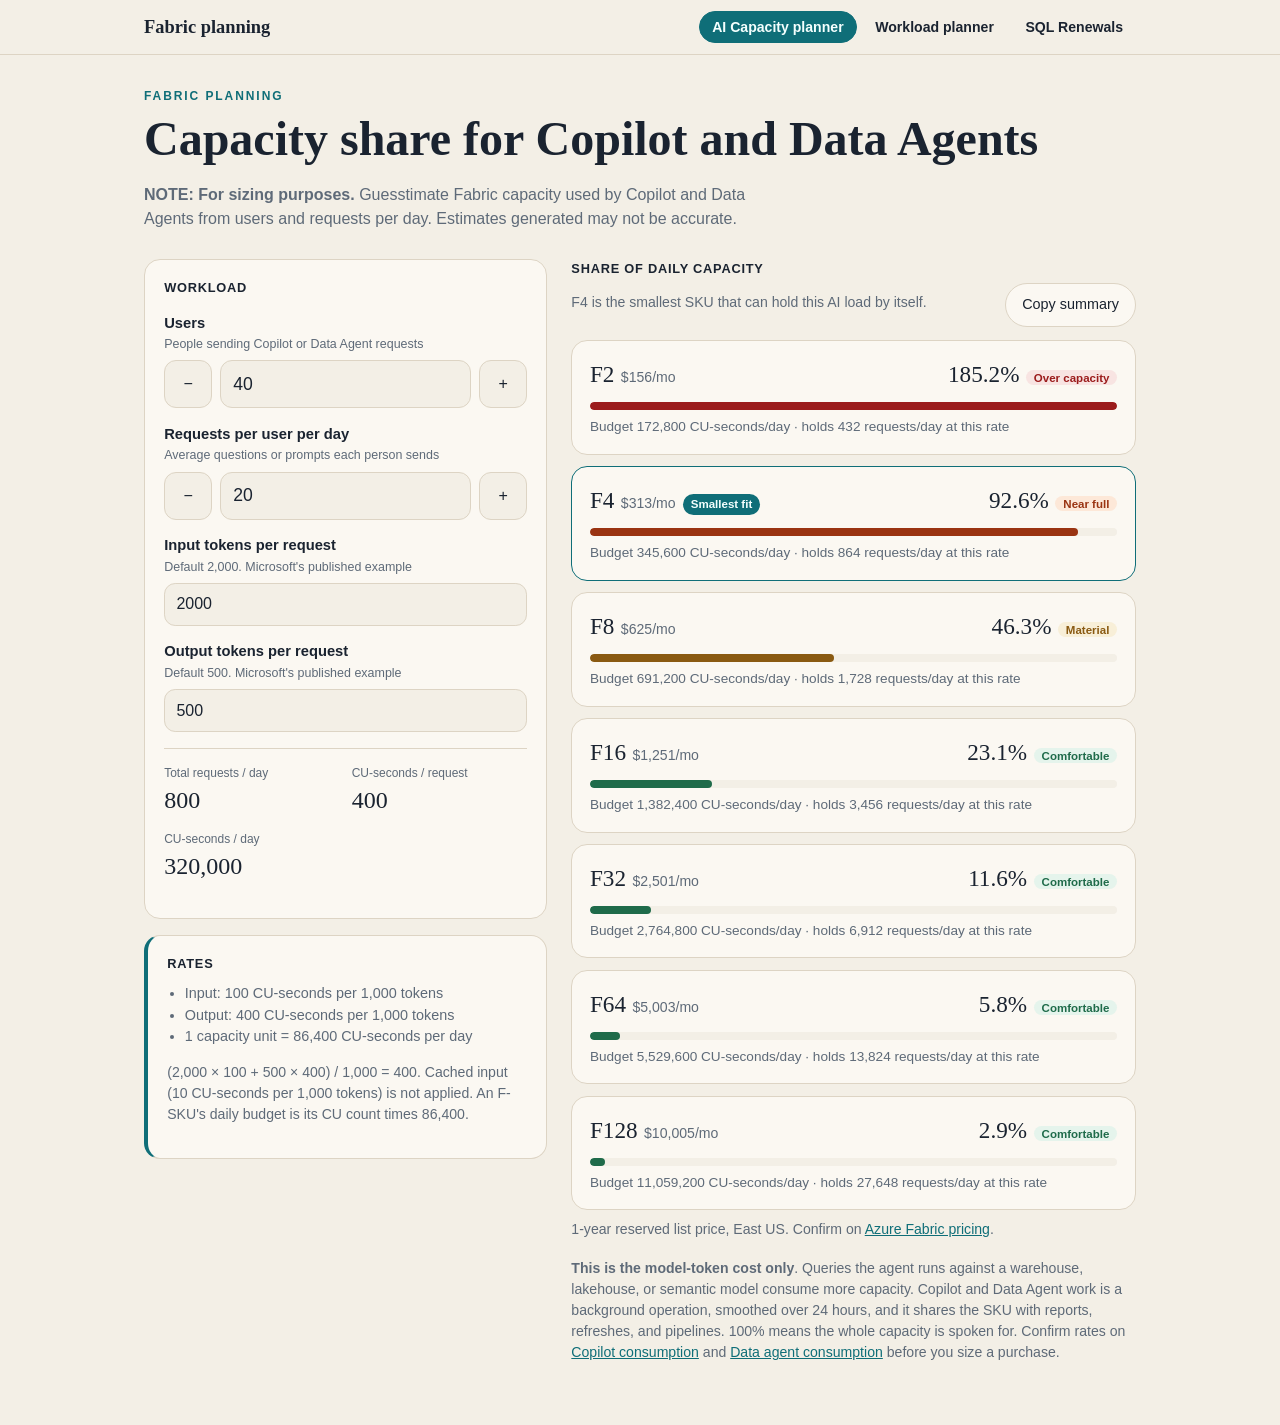
<file: docs/index.html>
<!DOCTYPE html>
<html lang="en">
<head>
  <meta charset="utf-8" />
  <meta name="viewport" content="width=device-width, initial-scale=1" />
  <meta name="author" content="Dohar Silalahi">
  <title>Fabric CU Planner</title>
  <meta name="description" content="
  Guesstimate Fabric capacity used by Copilot and Data Agents from users and requests per day." />
  <link rel="stylesheet" href="site.css" />
</head>
<body data-page="cu">
  <script src="nav.js"></script>
  <main class="wrap">
    <p class="kicker">Fabric planning</p>
    <h1>Capacity share for Copilot and Data Agents</h1>
    <p class="lede"><strong>NOTE: For sizing purposes.</strong> Guesstimate Fabric capacity used by Copilot and Data Agents from users and requests per day. Estimates generated may not be accurate.</p>

    <div class="layout">
      <section>
        <div class="card">
          <h2>Workload</h2>
          <label for="users">Users</label>
          <p class="hint">People sending Copilot or Data Agent requests</p>
          <div class="stepper">
            <button type="button" id="users-dec" aria-label="Decrease users">−</button>
            <input id="users" inputmode="numeric" autocomplete="off" value="40" />
            <button type="button" id="users-inc" aria-label="Increase users">+</button>
          </div>
          <label for="requests">Requests per user per day</label>
          <p class="hint">Average questions or prompts each person sends</p>
          <div class="stepper">
            <button type="button" id="requests-dec" aria-label="Decrease requests">−</button>
            <input id="requests" inputmode="numeric" autocomplete="off" value="20" />
            <button type="button" id="requests-inc" aria-label="Increase requests">+</button>
          </div>
          <label for="input-tokens">Input tokens per request</label>
          <p class="hint">Default 2,000. Microsoft's published example</p>
          <input id="input-tokens" type="number" min="0" step="100" value="2000" />
          <label for="output-tokens">Output tokens per request</label>
          <p class="hint">Default 500. Microsoft's published example</p>
          <input id="output-tokens" type="number" min="0" step="50" value="500" />
          <dl class="stats">
            <div><dt>Total requests / day</dt><dd id="total">0</dd></div>
            <div><dt>CU-seconds / request</dt><dd id="cu-per">400</dd></div>
            <div><dt>CU-seconds / day</dt><dd id="daily">0</dd></div>
          </dl>
        </div>
        <div class="card accent-card" style="margin-top:1rem">
          <h2>Rates</h2>
          <ul class="assume">
            <li>Input: 100 CU-seconds per 1,000 tokens</li>
            <li>Output: 400 CU-seconds per 1,000 tokens</li>
            <li>1 capacity unit = 86,400 CU-seconds per day</li>
          </ul>
          <p class="note" id="formula-note">(2,000 × 100 + 500 × 400) / 1,000 = 400. That is Microsoft's published example. Cached input (10 CU-seconds per 1,000 tokens) is not applied. An F-SKU's daily budget is its CU count times 86,400.</p>
        </div>
      </section>

      <section>
        <div class="toolbar">
          <div>
            <h2>Share of daily capacity</h2>
            <p class="note" id="fit-line"></p>
          </div>
          <div class="actions">
            <button type="button" class="btn" id="copy">Copy summary</button>
          </div>
        </div>
        <ol id="skus"></ol>
        <p class="note price-note">1-year reserved list price, East US. Confirm on <a href="https://azure.microsoft.com/en-us/pricing/details/microsoft-fabric/" target="_blank">Azure Fabric pricing</a>.</p>
        <p class="note foot"><strong>This is the model-token cost only</strong>. Queries the agent runs against a warehouse, lakehouse, or semantic model consume more capacity. Copilot and Data Agent work is a background operation, smoothed over 24 hours, and it shares the SKU with reports, refreshes, and pipelines. 100% means the whole capacity is spoken for. Confirm rates on <a href="https://learn.microsoft.com/en-us/fabric/fundamentals/copilot-fabric-consumption" target="_blank">Copilot consumption</a> and <a href="https://learn.microsoft.com/en-us/fabric/fundamentals/data-agent-consumption" target="_blank">Data agent consumption</a> before you size a purchase.</p>
      </section>
    </div>
  </main>
  <script>
    const DAY = 86400;
    const SKUS = [
      ["F2", 2], ["F4", 4], ["F8", 8], ["F16", 16], ["F32", 32], ["F64", 64], ["F128", 128]
    ];
    const BAND = {
      room: "Comfortable",
      busy: "Material",
      tight: "Near full",
      over: "Over capacity"
    };

    const usersEl = document.getElementById("users");
    const reqEl = document.getElementById("requests");
    const inputTokensEl = document.getElementById("input-tokens");
    const outputTokensEl = document.getElementById("output-tokens");
    const list = document.getElementById("skus");

    function digits(raw) {
      return String(raw).replace(/\D/g, "").replace(/^0+(?=\d)/, "").slice(0, 10);
    }
    function count(raw) {
      const d = digits(raw);
      if (!d) return 0;
      return Math.min(Number(d), 1000000000);
    }
    function fmt(n) { return Math.round(n).toLocaleString("en-US"); }
    function pctText(pct) {
      if (pct > 0 && pct < 0.1) return "<0.1%";
      if (pct > 100 && pct < 1000) return pct.toFixed(1) + "%";
      if (pct >= 1000) return Math.round(pct).toLocaleString("en-US") + "%";
      return pct.toFixed(1) + "%";
    }
    function band(pct) {
      if (pct > 100) return "over";
      if (pct > 80) return "tight";
      if (pct > 30) return "busy";
      return "room";
    }

    function render() {
      const users = count(usersEl.value);
      const perUser = count(reqEl.value);
      const inputTokens = count(inputTokensEl.value);
      const outputTokens = count(outputTokensEl.value);
      const cuPer = (inputTokens * 100 + outputTokens * 400) / 1000;
      const total = users * perUser;
      const daily = total * cuPer;
      document.getElementById("total").textContent = fmt(total);
      document.getElementById("cu-per").textContent = fmt(cuPer);
      document.getElementById("daily").textContent = fmt(daily);
      document.getElementById("formula-note").textContent =
        "(" + fmt(inputTokens) + " × 100 + " + fmt(outputTokens) + " × 400) / 1,000 = " + fmt(cuPer) + ". Cached input (10 CU-seconds per 1,000 tokens) is not applied. An F-SKU's daily budget is its CU count times 86,400.";

      let smallest = null;
      const rows = SKUS.map(function (sku) {
        const budget = sku[1] * DAY;
        const pct = (daily / budget) * 100;
        const fits = pct <= 100;
        if (fits && !smallest) smallest = sku[0];
        return { id: sku[0], cus: sku[1], budget: budget, pct: pct, holds: Math.floor(budget / cuPer || 0), fits: fits, band: band(pct), price: Math.round(sku[1] * 938 / 12) };
      });

      document.getElementById("fit-line").textContent = smallest
        ? smallest + " is the smallest SKU that can hold this AI load by itself."
        : "Even F128 is over capacity for this AI load by itself.";

      list.replaceChildren();
      rows.forEach(function (row) {
        const li = document.createElement("li");
        const marked = row.id === smallest && daily > 0;
        li.className = "sku" + (marked ? " fit" : "");
        const width = Math.max(0, Math.min(row.pct, 100));
        li.innerHTML =
          '<div class="row"><div><span class="sku-name"></span><span class="price"></span>' +
          (marked ? '<span class="pill fit">Smallest fit</span>' : "") +
          '</div><div><span class="pct"></span><span class="band"></span></div></div>' +
          '<div class="track" role="meter"><div class="fill"></div></div>' +
          '<p class="meta"></p>';
        li.querySelector(".sku-name").textContent = row.id;
        li.querySelector(".price").textContent = "$" + fmt(row.price) + "/mo";
        li.querySelector(".pct").textContent = pctText(row.pct);
        const badge = li.querySelector(".band");
        badge.textContent = BAND[row.band];
        badge.classList.add(row.band);
        const fill = li.querySelector(".fill");
        fill.classList.add(row.band);
        fill.style.width = width + "%";
        li.querySelector(".track").setAttribute("aria-label", row.id + " uses " + pctText(row.pct) + " of daily capacity");
        li.querySelector(".meta").textContent =
          "Budget " + fmt(row.budget) + " CU-seconds/day · holds " + fmt(row.holds) + " requests/day at this rate";
        list.appendChild(li);
      });
    }

    function bind(input, dec, inc) {
      input.addEventListener("input", function () {
        input.value = digits(input.value);
        render();
      });
      document.getElementById(dec).addEventListener("click", function () {
        input.value = String(Math.max(0, count(input.value) - 1));
        render();
      });
      document.getElementById(inc).addEventListener("click", function () {
        input.value = String(count(input.value) + 1);
        render();
      });
    }
    bind(usersEl, "users-dec", "users-inc");
    bind(reqEl, "requests-dec", "requests-inc");
    inputTokensEl.addEventListener("input", render);
    outputTokensEl.addEventListener("input", render);

    document.getElementById("copy").addEventListener("click", async function () {
      const users = count(usersEl.value);
      const perUser = count(reqEl.value);
      const inputTokens = count(inputTokensEl.value);
      const outputTokens = count(outputTokensEl.value);
      const cuPer = (inputTokens * 100 + outputTokens * 400) / 1000;
      const total = users * perUser;
      const daily = total * cuPer;
      const lines = [
        "Fabric Copilot / Data Agent capacity guesstimate",
        "Users: " + fmt(users),
        "Requests per user per day: " + fmt(perUser),
        "Input tokens per request: " + fmt(inputTokens),
        "Output tokens per request: " + fmt(outputTokens),
        "Total requests per day: " + fmt(total),
        "CU-seconds per request: " + fmt(cuPer) + " (" + fmt(inputTokens) + " input × 100 + " + fmt(outputTokens) + " output × 400) / 1,000",
        "Daily CU-seconds: " + fmt(daily),
        "",
        "Share of each SKU (CU count × 86,400 CU-seconds/day):"
      ];
      let smallest = null;
      SKUS.forEach(function (sku) {
        const pct = (daily / (sku[1] * DAY)) * 100;
        const fits = pct <= 100;
        if (fits && !smallest) smallest = sku[0];
        lines.push(sku[0] + "  " + pctText(pct) + "  " + (fits ? "fits" : "over") + "  $" + fmt(Math.round(sku[1] * 938 / 12)) + "/mo reserved");
      });
      lines.push("");
      lines.push(smallest
        ? "Smallest SKU that fits this AI load alone: " + smallest
        : "Even F128 is over capacity for this AI load alone.");
      lines.push("LLM tokens only. Queries against warehouse, lakehouse, or semantic models are extra.");
      lines.push("Prices are East US 1-year reserved list rates.");
      const text = lines.join("\n");
      try { await navigator.clipboard.writeText(text); }
      catch (err) {
        const area = document.createElement("textarea");
        area.value = text;
        document.body.appendChild(area);
        area.select();
        document.execCommand("copy");
        area.remove();
      }
      const btn = document.getElementById("copy");
      btn.textContent = "Copied";
      setTimeout(function () { btn.textContent = "Copy summary"; }, 1600);
    });

    render();
  </script>
  <!-- Cloudflare Web Analytics --><script type='module' src='https://static.cloudflareinsights.com/beacon.min.js' data-cf-beacon='{"token": "a39a55a293044466ad2233b0552613f7"}'></script><!-- End Cloudflare Web Analytics -->
</body>
</html>
</file>
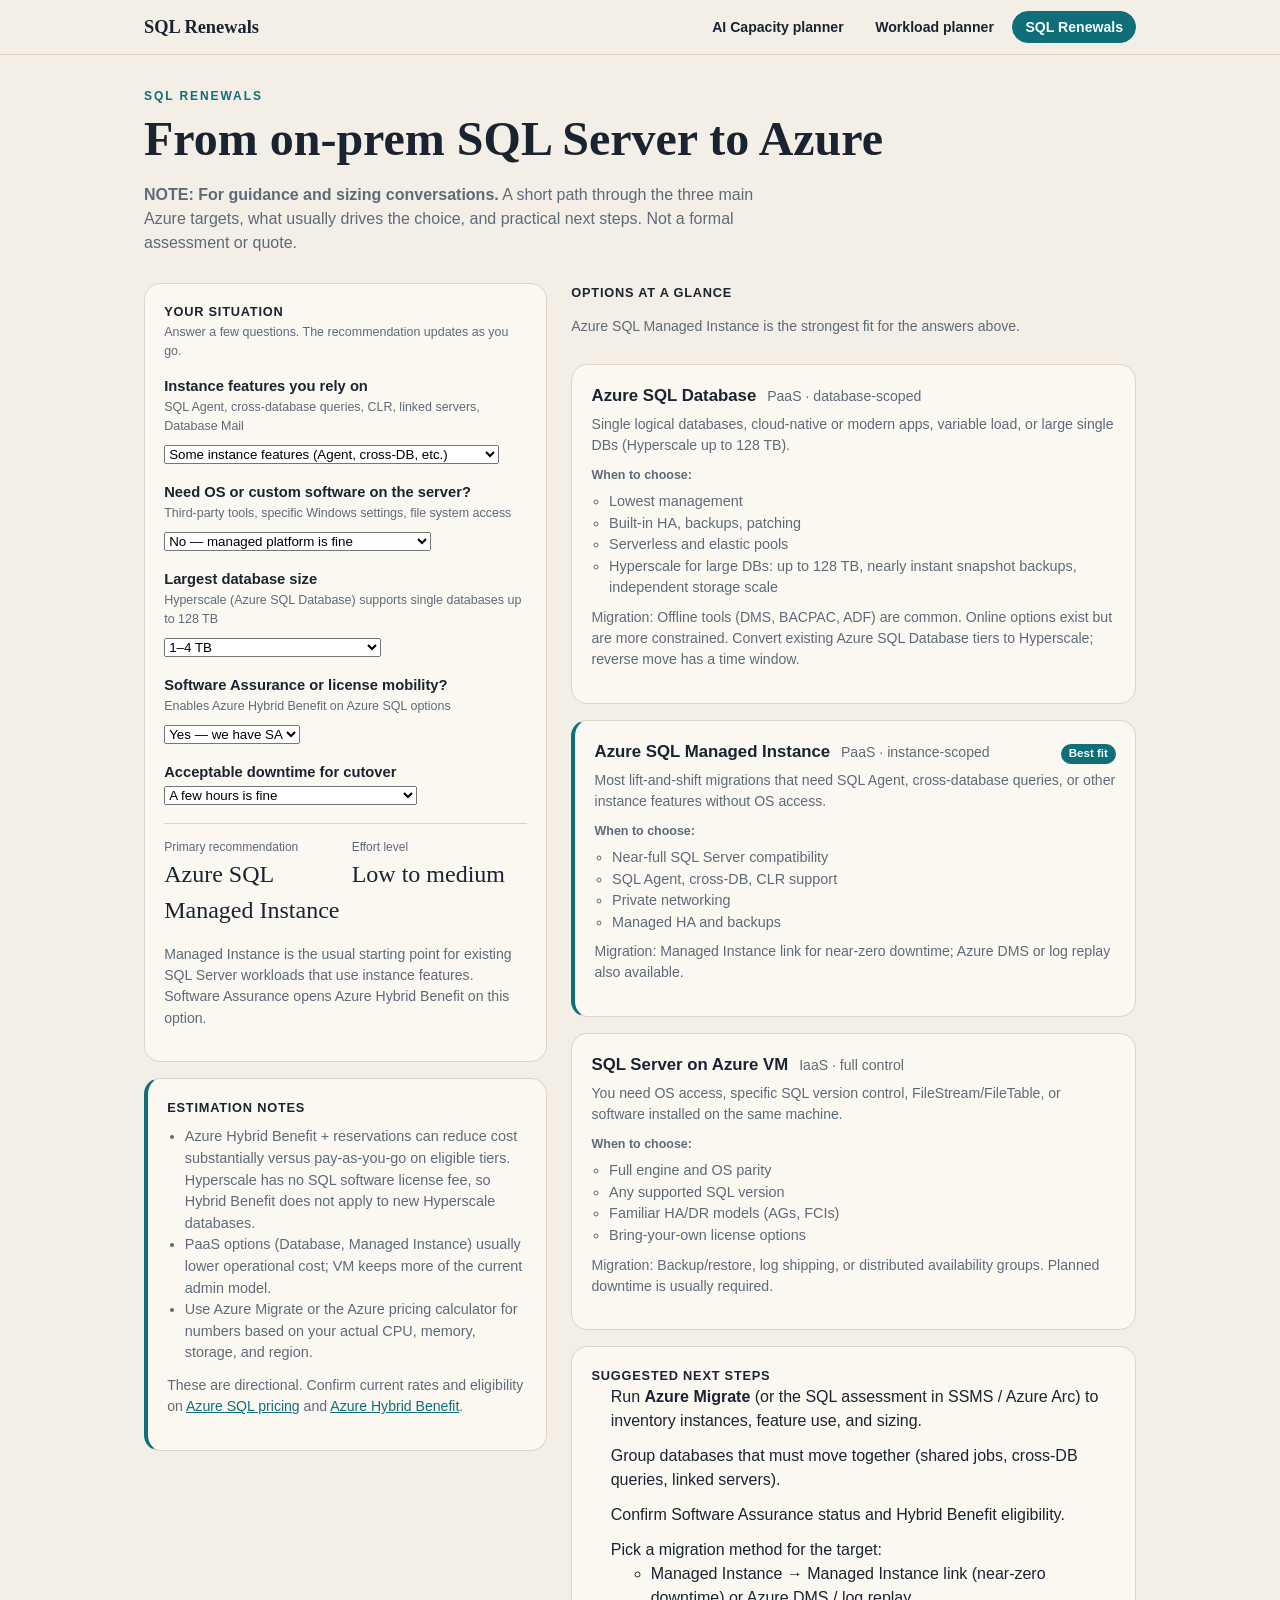
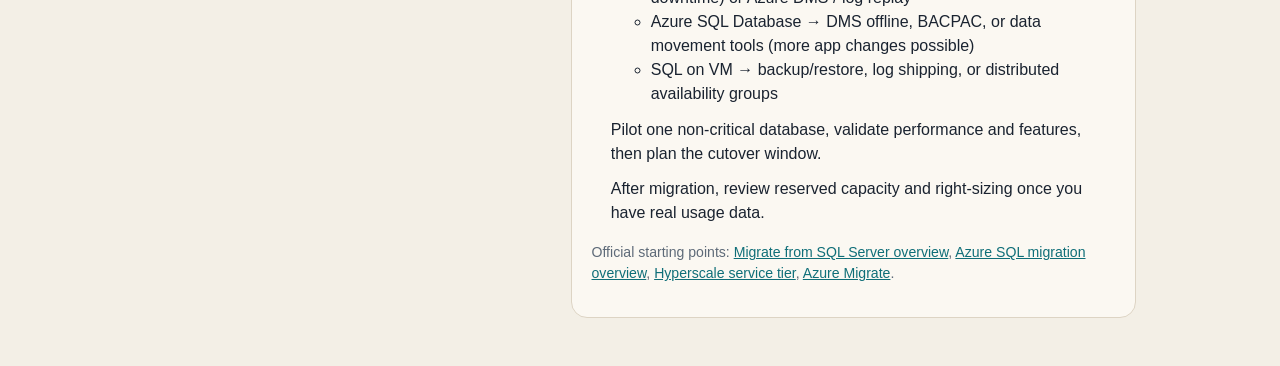
<file: docs/sql-renewals/index.html>
<!DOCTYPE html>
<html lang="en">
<head>
  <meta charset="utf-8" />
  <meta name="viewport" content="width=device-width, initial-scale=1" />
  <meta name="author" content="Dohar Silalahi">
  <title>SQL Renewals — Azure options</title>
  <meta name="description" content="High-level guidance for customers moving on-premises SQL Server databases to Azure. Compare Azure SQL Database, Managed Instance, and SQL on VMs, with next steps and estimation notes." />
  <link rel="stylesheet" href="../site.css" />
</head>
<body data-page="sql">
  <script src="../nav.js"></script>
  <main class="wrap">
    <p class="kicker">SQL Renewals</p>
    <h1>From on-prem SQL Server to Azure</h1>
    <p class="lede"><strong>NOTE: For guidance and sizing conversations.</strong> A short path through the three main Azure targets, what usually drives the choice, and practical next steps. Not a formal assessment or quote.</p>

    <div class="layout">
      <section>
        <div class="card">
          <h2>Your situation</h2>
          <p class="hint">Answer a few questions. The recommendation updates as you go.</p>

          <label for="features">Instance features you rely on</label>
          <p class="hint">SQL Agent, cross-database queries, CLR, linked servers, Database Mail</p>
          <select id="features">
            <option value="none">Mostly database-level only</option>
            <option value="some" selected>Some instance features (Agent, cross-DB, etc.)</option>
            <option value="heavy">Heavy use of instance features or custom extensions</option>
          </select>

          <label for="os">Need OS or custom software on the server?</label>
          <p class="hint">Third-party tools, specific Windows settings, file system access</p>
          <select id="os">
            <option value="no" selected>No — managed platform is fine</option>
            <option value="yes">Yes — we need OS or install-level control</option>
          </select>

          <label for="size">Largest database size</label>
          <p class="hint">Hyperscale (Azure SQL Database) supports single databases up to 128 TB</p>
          <select id="size">
            <option value="small">Under 1 TB</option>
            <option value="mid" selected>1–4 TB</option>
            <option value="large">Over 4 TB (consider Hyperscale)</option>
          </select>

          <label for="sa">Software Assurance or license mobility?</label>
          <p class="hint">Enables Azure Hybrid Benefit on Azure SQL options</p>
          <select id="sa">
            <option value="yes" selected>Yes — we have SA</option>
            <option value="no">No or not sure</option>
          </select>

          <label for="downtime">Acceptable downtime for cutover</label>
          <select id="downtime">
            <option value="low">Minimal (near-zero preferred)</option>
            <option value="medium" selected>A few hours is fine</option>
            <option value="high">Planned outage of a day or more is OK</option>
          </select>

          <dl class="stats" style="margin-top:1rem">
            <div><dt>Primary recommendation</dt><dd id="rec-name">—</dd></div>
            <div><dt>Effort level</dt><dd id="rec-effort">—</dd></div>
          </dl>
          <p class="note" id="rec-why" style="margin-top:0.6rem"></p>
        </div>

        <div class="card accent-card" style="margin-top:1rem">
          <h2>Estimation notes</h2>
          <ul class="assume">
            <li>Azure Hybrid Benefit + reservations can reduce cost substantially versus pay-as-you-go on eligible tiers. Hyperscale has no SQL software license fee, so Hybrid Benefit does not apply to new Hyperscale databases.</li>
            <li>PaaS options (Database, Managed Instance) usually lower operational cost; VM keeps more of the current admin model.</li>
            <li>Use Azure Migrate or the Azure pricing calculator for numbers based on your actual CPU, memory, storage, and region.</li>
          </ul>
          <p class="note" style="margin-top:0.7rem">These are directional. Confirm current rates and eligibility on <a href="https://azure.microsoft.com/pricing/details/azure-sql-database/" target="_blank">Azure SQL pricing</a> and <a href="https://azure.microsoft.com/pricing/hybrid-benefit/" target="_blank">Azure Hybrid Benefit</a>.</p>
        </div>
      </section>

      <section>
        <div class="toolbar">
          <div>
            <h2>Options at a glance</h2>
            <p class="note" id="fit-line">Adjust the inputs to highlight the strongest fit.</p>
          </div>
        </div>
        <ol id="options" class="stack"></ol>

        <div class="card" style="margin-top:1rem">
          <h2>Suggested next steps</h2>
          <ol class="assume" style="padding-left:1.2rem">
            <li>Run <strong>Azure Migrate</strong> (or the SQL assessment in SSMS / Azure Arc) to inventory instances, feature use, and sizing.</li>
            <li>Group databases that must move together (shared jobs, cross-DB queries, linked servers).</li>
            <li>Confirm Software Assurance status and Hybrid Benefit eligibility.</li>
            <li>Pick a migration method for the target:
              <ul>
                <li>Managed Instance → Managed Instance link (near-zero downtime) or Azure DMS / log replay</li>
                <li>Azure SQL Database → DMS offline, BACPAC, or data movement tools (more app changes possible)</li>
                <li>SQL on VM → backup/restore, log shipping, or distributed availability groups</li>
              </ul>
            </li>
            <li>Pilot one non-critical database, validate performance and features, then plan the cutover window.</li>
            <li>After migration, review reserved capacity and right-sizing once you have real usage data.</li>
          </ol>
          <p class="note foot">Official starting points: <a href="https://learn.microsoft.com/en-us/data-migration/sql-server/overview" target="_blank">Migrate from SQL Server overview</a>, <a href="https://learn.microsoft.com/en-us/azure/azure-sql/migration-guides/migration-overview" target="_blank">Azure SQL migration overview</a>, <a href="https://learn.microsoft.com/en-us/azure/azure-sql/database/service-tier-hyperscale" target="_blank">Hyperscale service tier</a>, <a href="https://azure.microsoft.com/products/azure-migrate/" target="_blank">Azure Migrate</a>.</p>
        </div>
      </section>
    </div>
  </main>

  <script>
    const OPTIONS = [
      {
        id: "db",
        name: "Azure SQL Database",
        model: "PaaS · database-scoped",
        effort: "Higher (possible app changes)",
        when: "Single logical databases, cloud-native or modern apps, variable load, or large single DBs (Hyperscale up to 128 TB).",
        pros: ["Lowest management", "Built-in HA, backups, patching", "Serverless and elastic pools", "Hyperscale for large DBs: up to 128 TB, nearly instant snapshot backups, independent storage scale"],
        cons: ["No full SQL Agent", "Limited cross-database and instance features", "No OS access", "Hybrid Benefit does not apply to new Hyperscale databases"],
        migrate: "Offline tools (DMS, BACPAC, ADF) are common. Online options exist but are more constrained. Convert existing Azure SQL Database tiers to Hyperscale; reverse move has a time window."
      },
      {
        id: "mi",
        name: "Azure SQL Managed Instance",
        model: "PaaS · instance-scoped",
        effort: "Low to medium",
        when: "Most lift-and-shift migrations that need SQL Agent, cross-database queries, or other instance features without OS access.",
        pros: ["Near-full SQL Server compatibility", "SQL Agent, cross-DB, CLR support", "Private networking", "Managed HA and backups"],
        cons: ["Higher cost than single Database in some cases", "Some feature differences remain", "Storage and size limits apply"],
        migrate: "Managed Instance link for near-zero downtime; Azure DMS or log replay also available."
      },
      {
        id: "vm",
        name: "SQL Server on Azure VM",
        model: "IaaS · full control",
        effort: "Lowest migration, highest ongoing ops",
        when: "You need OS access, specific SQL version control, FileStream/FileTable, or software installed on the same machine.",
        pros: ["Full engine and OS parity", "Any supported SQL version", "Familiar HA/DR models (AGs, FCIs)", "Bring-your-own license options"],
        cons: ["You own patching, backups, and HA", "Idle VMs still cost money", "More operational work"],
        migrate: "Backup/restore, log shipping, or distributed availability groups. Planned downtime is usually required."
      }
    ];

    function recommend() {
      const features = document.getElementById("features").value;
      const os = document.getElementById("os").value;
      const size = document.getElementById("size").value;
      const sa = document.getElementById("sa").value;
      const downtime = document.getElementById("downtime").value;

      let primary = "mi";
      let why = "Managed Instance is the usual starting point for existing SQL Server workloads that use instance features.";

      if (os === "yes") {
        primary = "vm";
        why = "OS or custom software requirements point to SQL Server on an Azure VM.";
      } else if (features === "none" && size === "large") {
        primary = "db";
        why = "A large single database with mostly database-level features is a strong fit for Azure SQL Database Hyperscale (up to 128 TB, nearly instant backups).";
      } else if (features === "none") {
        primary = "db";
        why = "Database-level features and moderate size fit Azure SQL Database well, with the lowest management overhead. Use Hyperscale if the database is expected to grow large.";
      } else if (features === "heavy") {
        primary = "mi";
        why = "Heavy instance-feature use is a strong fit for Managed Instance. Review any remaining gaps against a VM if needed.";
      } else if (size === "large") {
        primary = "mi";
        why = "Larger databases that need instance features are commonly placed on Managed Instance. If the database is a single logical DB with limited instance dependencies, consider Azure SQL Database Hyperscale instead.";
      }

      if (sa === "yes" && primary === "db" && size === "large") {
        why += " Note: Hybrid Benefit does not apply to new Hyperscale databases.";
      } else if (sa === "yes" && primary !== "vm") {
        why += " Software Assurance opens Azure Hybrid Benefit on this option.";
      }
      if (downtime === "low" && primary === "mi") {
        why += " Managed Instance link is designed for minimal-downtime cutovers.";
      }

      return { primary, why };
    }

    function render() {
      const { primary, why } = recommend();
      const rec = OPTIONS.find(o => o.id === primary);
      document.getElementById("rec-name").textContent = rec.name;
      document.getElementById("rec-effort").textContent = rec.effort;
      document.getElementById("rec-why").textContent = why;
      document.getElementById("fit-line").textContent = rec.name + " is the strongest fit for the answers above.";

      const list = document.getElementById("options");
      list.replaceChildren();
      OPTIONS.forEach(function (opt) {
        const li = document.createElement("li");
        li.className = "card" + (opt.id === primary ? " accent-card" : "");
        li.innerHTML =
          '<div class="row" style="display:flex;justify-content:space-between;align-items:baseline;gap:0.5rem;flex-wrap:wrap">' +
            '<div><strong style="font-size:1.05rem"></strong> <span class="price" style="margin-left:0.4rem"></span></div>' +
            (opt.id === primary ? '<span class="pill fit">Best fit</span>' : '') +
          '</div>' +
          '<p class="note" style="margin:0.35rem 0 0.6rem"></p>' +
          '<p class="hint" style="margin:0 0 0.4rem"><strong>When to choose:</strong> </p>' +
          '<ul class="assume" style="margin-top:0"></ul>' +
          '<p class="note" style="margin-top:0.5rem"><strong>Migration:</strong> </p>';
        li.querySelector("strong").textContent = opt.name;
        li.querySelector(".price").textContent = opt.model;
        li.querySelector("p.note").textContent = opt.when;
        const ul = li.querySelector("ul");
        opt.pros.forEach(function (p) {
          const item = document.createElement("li");
          item.textContent = p;
          ul.appendChild(item);
        });
        li.querySelectorAll("p.note")[1].textContent = "Migration: " + opt.migrate;
        list.appendChild(li);
      });
    }

    ["features", "os", "size", "sa", "downtime"].forEach(function (id) {
      document.getElementById(id).addEventListener("change", render);
    });
    render();
  </script>
  <!-- Cloudflare Web Analytics --><script type='module' src='https://static.cloudflareinsights.com/beacon.min.js' data-cf-beacon='{"token": "a39a55a293044466ad2233b0552613f7"}'></script><!-- End Cloudflare Web Analytics -->
</body>
</html>
</file>
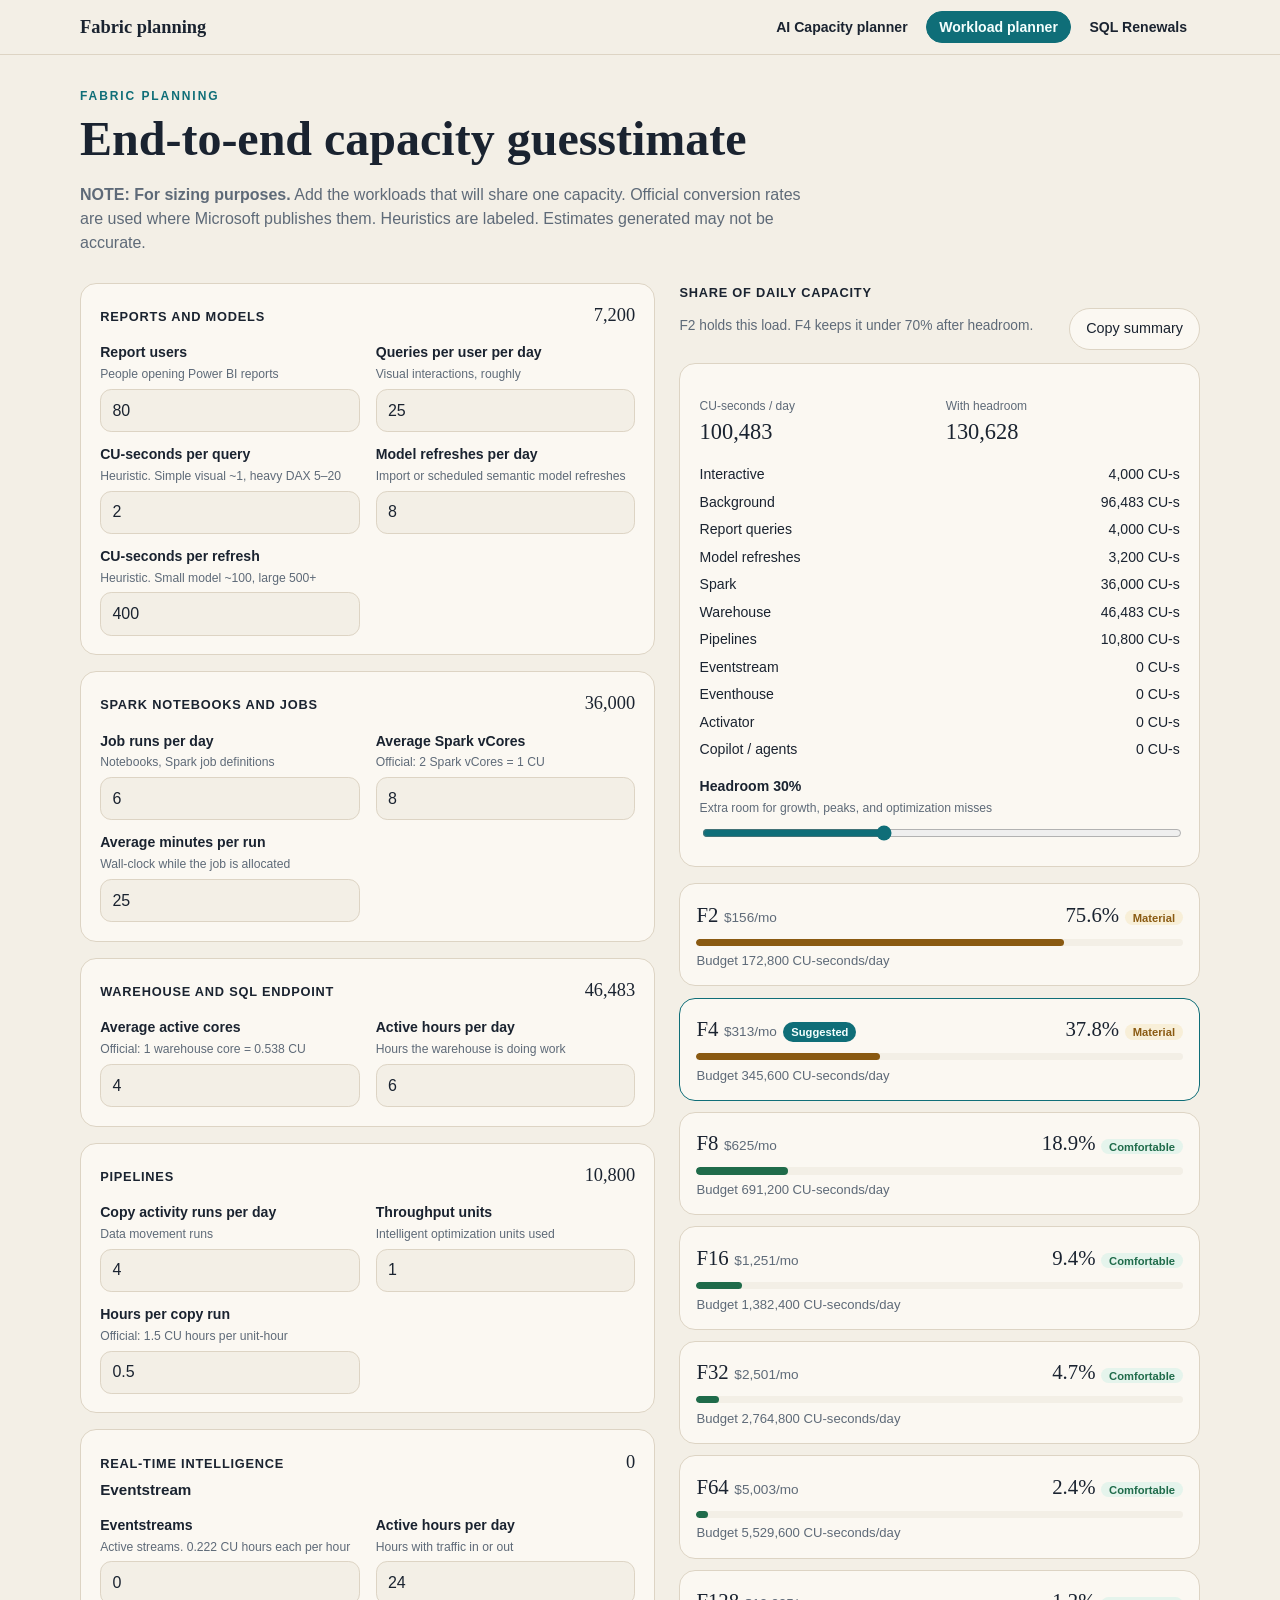
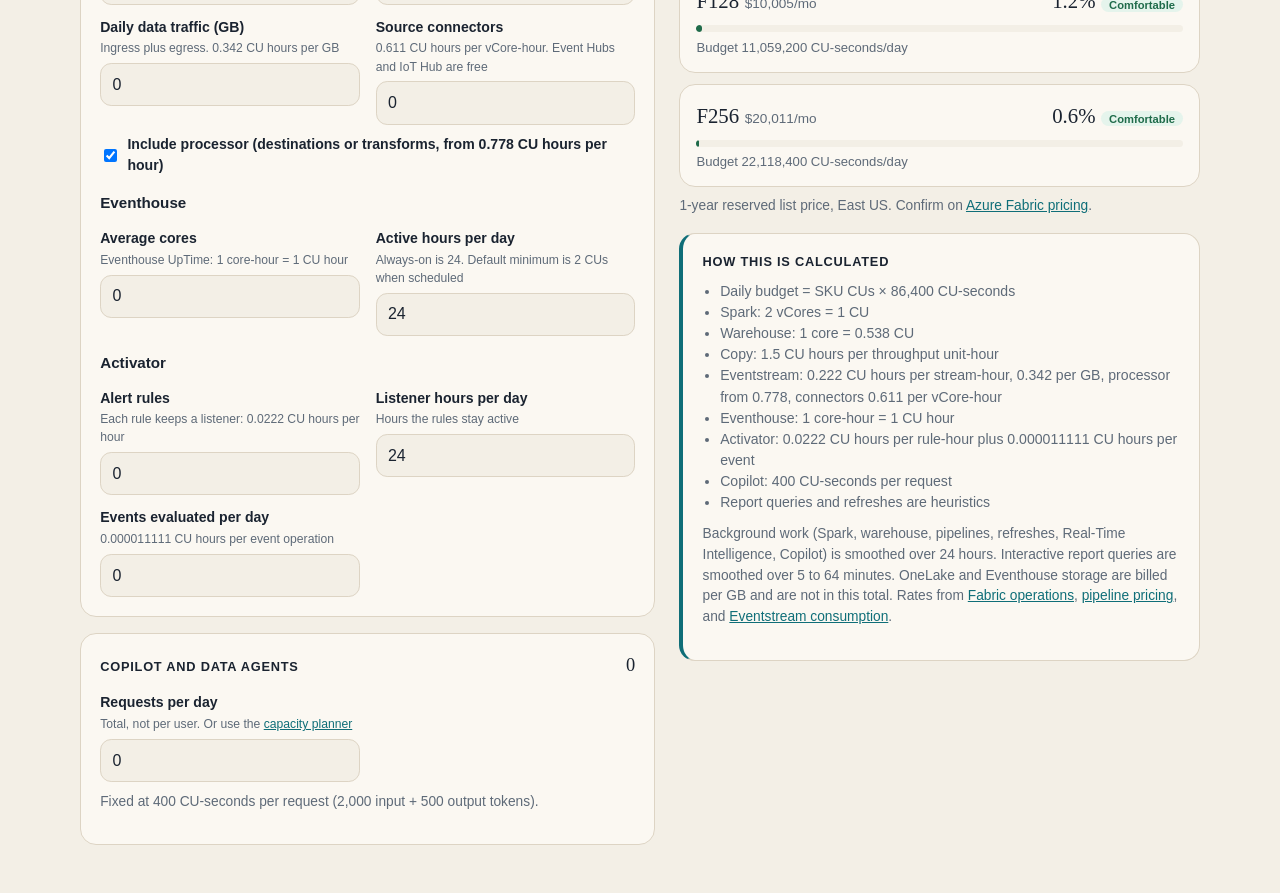
<file: docs/workloads/index.html>
<!DOCTYPE html>
<html lang="en">
<head>
  <meta charset="utf-8" />
  <meta name="viewport" content="width=device-width, initial-scale=1" />
  <meta name="author" content="Dohar Silalahi">
  <title>Fabric workload capacity planner</title>
  <meta name="description" content="Guesstimate Fabric capacity units across reports, Spark, warehouse, pipelines, Real-Time Intelligence, and Copilot for migration planning." />
  <link rel="stylesheet" href="../site.css" />
</head>
<body data-page="workloads">
  <script src="../nav.js"></script>
  <main class="wrap">
    <p class="kicker">Fabric planning</p>
    <h1>End-to-end capacity guesstimate</h1>
    <p class="lede"><strong>NOTE: For sizing purposes.</strong> Add the workloads that will share one capacity. Official conversion rates are used where Microsoft publishes them. Heuristics are labeled. Estimates generated may not be accurate.</p>

    <div class="layout">
      <section class="stack">
        <div class="card">
          <div class="work-title">
            <h2>Reports and models</h2>
            <span class="work-cu" id="pbi-cu">0</span>
          </div>
          <div class="grid two">
            <div>
              <label for="pbi-users">Report users</label>
              <p class="hint">People opening Power BI reports</p>
              <input id="pbi-users" type="number" min="0" value="80" />
            </div>
            <div>
              <label for="pbi-queries">Queries per user per day</label>
              <p class="hint">Visual interactions, roughly</p>
              <input id="pbi-queries" type="number" min="0" value="25" />
            </div>
            <div>
              <label for="pbi-per">CU-seconds per query</label>
              <p class="hint">Heuristic. Simple visual ~1, heavy DAX 5–20</p>
              <input id="pbi-per" type="number" min="0" step="0.1" value="2" />
            </div>
            <div>
              <label for="refreshes">Model refreshes per day</label>
              <p class="hint">Import or scheduled semantic model refreshes</p>
              <input id="refreshes" type="number" min="0" value="8" />
            </div>
            <div>
              <label for="refresh-cu">CU-seconds per refresh</label>
              <p class="hint">Heuristic. Small model ~100, large 500+</p>
              <input id="refresh-cu" type="number" min="0" value="400" />
            </div>
          </div>
        </div>

        <div class="card">
          <div class="work-title">
            <h2>Spark notebooks and jobs</h2>
            <span class="work-cu" id="spark-cu">0</span>
          </div>
          <div class="grid two">
            <div>
              <label for="spark-jobs">Job runs per day</label>
              <p class="hint">Notebooks, Spark job definitions</p>
              <input id="spark-jobs" type="number" min="0" value="6" />
            </div>
            <div>
              <label for="spark-vcores">Average Spark vCores</label>
              <p class="hint">Official: 2 Spark vCores = 1 CU</p>
              <input id="spark-vcores" type="number" min="0" value="8" />
            </div>
            <div>
              <label for="spark-min">Average minutes per run</label>
              <p class="hint">Wall-clock while the job is allocated</p>
              <input id="spark-min" type="number" min="0" value="25" />
            </div>
          </div>
        </div>

        <div class="card">
          <div class="work-title">
            <h2>Warehouse and SQL endpoint</h2>
            <span class="work-cu" id="wh-cu">0</span>
          </div>
          <div class="grid two">
            <div>
              <label for="wh-cores">Average active cores</label>
              <p class="hint">Official: 1 warehouse core = 0.538 CU</p>
              <input id="wh-cores" type="number" min="0" step="0.1" value="4" />
            </div>
            <div>
              <label for="wh-hours">Active hours per day</label>
              <p class="hint">Hours the warehouse is doing work</p>
              <input id="wh-hours" type="number" min="0" step="0.5" value="6" />
            </div>
          </div>
        </div>

        <div class="card">
          <div class="work-title">
            <h2>Pipelines</h2>
            <span class="work-cu" id="pipe-cu">0</span>
          </div>
          <div class="grid two">
            <div>
              <label for="copy-runs">Copy activity runs per day</label>
              <p class="hint">Data movement runs</p>
              <input id="copy-runs" type="number" min="0" value="4" />
            </div>
            <div>
              <label for="copy-units">Throughput units</label>
              <p class="hint">Intelligent optimization units used</p>
              <input id="copy-units" type="number" min="0" value="1" />
            </div>
            <div>
              <label for="copy-hours">Hours per copy run</label>
              <p class="hint">Official: 1.5 CU hours per unit-hour</p>
              <input id="copy-hours" type="number" min="0" step="0.1" value="0.5" />
            </div>
          </div>
        </div>


        <div class="card">
          <div class="work-title">
            <h2>Real-Time Intelligence</h2>
            <span class="work-cu" id="rti-cu">0</span>
          </div>

          <h3 style="margin:0.2rem 0 0.5rem; font-size:0.95rem;">Eventstream</h3>
          <div class="grid two">
            <div>
              <label for="es-streams">Eventstreams</label>
              <p class="hint">Active streams. 0.222 CU hours each per hour</p>
              <input id="es-streams" type="number" min="0" value="0" />
            </div>
            <div>
              <label for="es-hours">Active hours per day</label>
              <p class="hint">Hours with traffic in or out</p>
              <input id="es-hours" type="number" min="0" step="0.5" value="24" />
            </div>
            <div>
              <label for="es-gb">Daily data traffic (GB)</label>
              <p class="hint">Ingress plus egress. 0.342 CU hours per GB</p>
              <input id="es-gb" type="number" min="0" step="0.1" value="0" />
            </div>
            <div>
              <label for="es-connectors">Source connectors</label>
              <p class="hint">0.611 CU hours per vCore-hour. Event Hubs and IoT Hub are free</p>
              <input id="es-connectors" type="number" min="0" value="0" />
            </div>
          </div>
          <label style="display:flex; align-items:center; gap:0.45rem; margin-top:0.6rem;">
            <input id="es-processor" type="checkbox" checked style="width:auto; height:auto;" />
            Include processor (destinations or transforms, from 0.778 CU hours per hour)
          </label>

          <h3 style="margin:1rem 0 0.5rem; font-size:0.95rem;">Eventhouse</h3>
          <div class="grid two">
            <div>
              <label for="eh-cores">Average cores</label>
              <p class="hint">Eventhouse UpTime: 1 core-hour = 1 CU hour</p>
              <input id="eh-cores" type="number" min="0" step="0.5" value="0" />
            </div>
            <div>
              <label for="eh-hours">Active hours per day</label>
              <p class="hint">Always-on is 24. Default minimum is 2 CUs when scheduled</p>
              <input id="eh-hours" type="number" min="0" step="0.5" value="24" />
            </div>
          </div>

          <h3 style="margin:1rem 0 0.5rem; font-size:0.95rem;">Activator</h3>
          <div class="grid two">
            <div>
              <label for="act-rules">Alert rules</label>
              <p class="hint">Each rule keeps a listener: 0.0222 CU hours per hour</p>
              <input id="act-rules" type="number" min="0" value="0" />
            </div>
            <div>
              <label for="act-hours">Listener hours per day</label>
              <p class="hint">Hours the rules stay active</p>
              <input id="act-hours" type="number" min="0" step="0.5" value="24" />
            </div>
            <div>
              <label for="act-events">Events evaluated per day</label>
              <p class="hint">0.000011111 CU hours per event operation</p>
              <input id="act-events" type="number" min="0" value="0" />
            </div>
          </div>
        </div>

        <div class="card">
          <div class="work-title">
            <h2>Copilot and Data Agents</h2>
            <span class="work-cu" id="ai-cu">0</span>
          </div>
          <div class="grid two">
            <div>
              <label for="ai-requests">Requests per day</label>
              <p class="hint">Total, not per user. Or use the <a href="../">capacity planner</a></p>
              <input id="ai-requests" type="number" min="0" value="0" />
            </div>
          </div>
          <p class="note" style="margin-top:0.6rem">Fixed at 400 CU-seconds per request (2,000 input + 500 output tokens).</p>
        </div>
      </section>

      <section>
        <div class="toolbar">
          <div>
            <h2>Share of daily capacity</h2>
            <p class="note" id="fit-line"></p>
          </div>
          <button type="button" class="btn" id="copy">Copy summary</button>
        </div>

        <div class="card">
          <dl class="stats">
            <div><dt>CU-seconds / day</dt><dd id="daily">0</dd></div>
            <div><dt>With headroom</dt><dd id="sized">0</dd></div>
          </dl>
          <div class="split" id="split"></div>
          <label for="headroom">Headroom <span id="head-label">30%</span></label>
          <p class="hint">Extra room for growth, peaks, and optimization misses</p>
          <input id="headroom" type="range" min="0" max="80" step="5" value="30" />
        </div>

        <ol id="skus" style="margin-top:1rem"></ol>
        <p class="note price-note">1-year reserved list price, East US. Confirm on <a href="https://azure.microsoft.com/en-us/pricing/details/microsoft-fabric/" target="_blank">Azure Fabric pricing</a>.</p>

        <div class="card accent-card" style="margin-top:1rem">
          <h2>How this is calculated</h2>
          <ul class="assume">
            <li>Daily budget = SKU CUs × 86,400 CU-seconds</li>
            <li>Spark: 2 vCores = 1 CU</li>
            <li>Warehouse: 1 core = 0.538 CU</li>
            <li>Copy: 1.5 CU hours per throughput unit-hour</li>
            <li>Eventstream: 0.222 CU hours per stream-hour, 0.342 per GB, processor from 0.778, connectors 0.611 per vCore-hour</li>
            <li>Eventhouse: 1 core-hour = 1 CU hour</li>
            <li>Activator: 0.0222 CU hours per rule-hour plus 0.000011111 CU hours per event</li>
            <li>Copilot: 400 CU-seconds per request</li>
            <li>Report queries and refreshes are heuristics</li>
          </ul>
          <p class="note" style="margin-top:0.7rem">Background work (Spark, warehouse, pipelines, refreshes, Real-Time Intelligence, Copilot) is smoothed over 24 hours. Interactive report queries are smoothed over 5 to 64 minutes. OneLake and Eventhouse storage are billed per GB and are not in this total. Rates from <a href="https://learn.microsoft.com/en-us/fabric/enterprise/fabric-operations" target="_blank">Fabric operations</a>, <a href="https://learn.microsoft.com/en-us/fabric/data-factory/pricing-pipelines" target="_blank">pipeline pricing</a>, and <a href="https://learn.microsoft.com/en-us/fabric/real-time-intelligence/event-streams/monitor-capacity-consumption" target="_blank">Eventstream consumption</a>.</p>
        </div>
      </section>
    </div>
  </main>
  <script>
    const DAY = 86400;
    const SKUS = [
      ["F2", 2], ["F4", 4], ["F8", 8], ["F16", 16],
      ["F32", 32], ["F64", 64], ["F128", 128], ["F256", 256]
    ];
    const BAND = { room: "Comfortable", busy: "Material", tight: "Near full", over: "Over capacity" };

    const ids = [
      "pbi-users", "pbi-queries", "pbi-per", "refreshes", "refresh-cu",
      "spark-jobs", "spark-vcores", "spark-min",
      "wh-cores", "wh-hours",
      "copy-runs", "copy-units", "copy-hours",
      "es-streams", "es-hours", "es-gb", "es-connectors",
      "eh-cores", "eh-hours",
      "act-rules", "act-hours", "act-events",
      "ai-requests", "headroom"
    ];
    const el = {};
    ids.forEach(function (id) { el[id] = document.getElementById(id); });

    function num(id) {
      const n = Number(el[id].value);
      return Number.isFinite(n) && n > 0 ? n : 0;
    }
    function fmt(n) { return Math.round(n).toLocaleString("en-US"); }
    function pctText(pct) {
      if (pct > 0 && pct < 0.1) return "<0.1%";
      if (pct > 100 && pct < 1000) return pct.toFixed(1) + "%";
      if (pct >= 1000) return Math.round(pct).toLocaleString("en-US") + "%";
      return pct.toFixed(1) + "%";
    }
    function band(pct) {
      if (pct > 100) return "over";
      if (pct > 80) return "tight";
      if (pct > 30) return "busy";
      return "room";
    }

    function calc() {
      const pbiInteractive = num("pbi-users") * num("pbi-queries") * num("pbi-per");
      const pbiRefresh = num("refreshes") * num("refresh-cu");
      const spark = num("spark-jobs") * (num("spark-vcores") / 2) * num("spark-min") * 60;
      const warehouse = num("wh-cores") * 0.538 * num("wh-hours") * 3600;
      const pipelines = num("copy-runs") * num("copy-units") * num("copy-hours") * 1.5 * 3600;
      const esBase = num("es-streams") * num("es-hours") * 0.222 * 3600;
      const esTraffic = num("es-gb") * 0.342 * 3600;
      const esProcessor = (document.getElementById("es-processor").checked ? num("es-streams") * num("es-hours") * 0.778 * 3600 : 0);
      const esConnectors = num("es-connectors") * num("es-hours") * 0.611 * 3600;
      const eventstream = esBase + esTraffic + esProcessor + esConnectors;
      const eventhouse = num("eh-cores") * num("eh-hours") * 3600;
      const activator = num("act-rules") * num("act-hours") * 0.0222 * 3600 + num("act-events") * 0.000011111 * 3600;
      const ai = num("ai-requests") * 400;
      const parts = [
        { name: "Report queries", value: pbiInteractive, kind: "Interactive" },
        { name: "Model refreshes", value: pbiRefresh, kind: "Background" },
        { name: "Spark", value: spark, kind: "Background" },
        { name: "Warehouse", value: warehouse, kind: "Background" },
        { name: "Pipelines", value: pipelines, kind: "Background" },
        { name: "Eventstream", value: eventstream, kind: "Background" },
        { name: "Eventhouse", value: eventhouse, kind: "Background" },
        { name: "Activator", value: activator, kind: "Background" },
        { name: "Copilot / agents", value: ai, kind: "Background" }
      ];
      const daily = parts.reduce(function (sum, p) { return sum + p.value; }, 0);
      const head = num("headroom") / 100;
      const sized = daily * (1 + head);
      const interactive = pbiInteractive;
      const background = daily - interactive;
      return { parts: parts, daily: daily, sized: sized, interactive: interactive, background: background, head: head };
    }

    function render() {
      const c = calc();
      document.getElementById("pbi-cu").textContent = fmt(c.parts[0].value + c.parts[1].value);
      document.getElementById("spark-cu").textContent = fmt(c.parts[2].value);
      document.getElementById("wh-cu").textContent = fmt(c.parts[3].value);
      document.getElementById("pipe-cu").textContent = fmt(c.parts[4].value);
      document.getElementById("rti-cu").textContent = fmt(c.parts[5].value + c.parts[6].value + c.parts[7].value);
      document.getElementById("ai-cu").textContent = fmt(c.parts[8].value);
      document.getElementById("daily").textContent = fmt(c.daily);
      document.getElementById("sized").textContent = fmt(c.sized);
      document.getElementById("head-label").textContent = Math.round(c.head * 100) + "%";

      const split = document.getElementById("split");
      split.replaceChildren();
      [
        ["Interactive", c.interactive],
        ["Background", c.background]
      ].concat(c.parts.map(function (p) { return [p.name, p.value]; })).forEach(function (row) {
        const div = document.createElement("div");
        div.className = "split-row";
        div.innerHTML = "<span></span><span></span>";
        div.firstChild.textContent = row[0];
        div.lastChild.textContent = fmt(row[1]) + " CU-s";
        split.appendChild(div);
      });

      let smallest = null;
      let recommended = null;
      const rows = SKUS.map(function (sku) {
        const budget = sku[1] * DAY;
        const pct = (c.sized / budget) * 100;
        const fits = pct <= 100;
        if (fits && !smallest) smallest = sku[0];
        if (fits && !recommended && pct <= 70) recommended = sku[0];
        return { id: sku[0], cus: sku[1], budget: budget, pct: pct, fits: fits, band: band(pct), price: Math.round(sku[1] * 938 / 12) };
      });

      document.getElementById("fit-line").textContent = smallest
        ? (recommended && recommended !== smallest
            ? smallest + " holds this load. " + recommended + " keeps it under 70% after headroom."
            : smallest + " is the smallest SKU that holds this load after headroom.")
        : "Even F256 is over capacity after headroom.";

      const list = document.getElementById("skus");
      list.replaceChildren();
      rows.forEach(function (row) {
        const li = document.createElement("li");
        const marked = row.id === (recommended || smallest) && c.sized > 0;
        li.className = "sku" + (marked ? " fit" : "");
        li.innerHTML =
          '<div class="row"><div><span class="sku-name"></span><span class="price"></span>' +
          (marked ? '<span class="pill">Suggested</span>' : "") +
          '</div><div><span class="pct"></span><span class="band"></span></div></div>' +
          '<div class="track" role="meter"><div class="fill"></div></div>' +
          '<p class="meta"></p>';
        li.querySelector(".sku-name").textContent = row.id;
        li.querySelector(".price").textContent = "$" + fmt(row.price) + "/mo";
        li.querySelector(".pct").textContent = pctText(row.pct);
        const badge = li.querySelector(".band");
        badge.textContent = BAND[row.band];
        badge.classList.add(row.band);
        const fill = li.querySelector(".fill");
        fill.classList.add(row.band);
        fill.style.width = Math.max(0, Math.min(row.pct, 100)) + "%";
        li.querySelector(".track").setAttribute("aria-label", row.id + " uses " + pctText(row.pct) + " after headroom");
        li.querySelector(".meta").textContent = "Budget " + fmt(row.budget) + " CU-seconds/day";
        list.appendChild(li);
      });
    }

    ids.forEach(function (id) {
      el[id].addEventListener("input", render);
    });
    document.getElementById("es-processor").addEventListener("change", render);

    document.getElementById("copy").addEventListener("click", async function () {
      const c = calc();
      const lines = [
        "Fabric end-to-end capacity guesstimate",
        "Daily CU-seconds: " + fmt(c.daily),
        "Headroom: " + Math.round(c.head * 100) + "%",
        "Sized CU-seconds: " + fmt(c.sized),
        "",
        "By workload:"
      ];
      c.parts.forEach(function (p) {
        lines.push(p.name + " (" + p.kind + "): " + fmt(p.value));
      });
      lines.push("");
      lines.push("Share of each SKU after headroom:");
      let smallest = null;
      SKUS.forEach(function (sku) {
        const pct = (c.sized / (sku[1] * DAY)) * 100;
        if (pct <= 100 && !smallest) smallest = sku[0];
        lines.push(sku[0] + "  " + pctText(pct) + "  " + (pct <= 100 ? "fits" : "over") + "  $" + fmt(Math.round(sku[1] * 938 / 12)) + "/mo reserved");
      });
      lines.push("");
      lines.push(smallest
        ? "Smallest SKU that fits after headroom: " + smallest
        : "Even F256 is over capacity after headroom.");
      lines.push("Spark, warehouse, copy, Eventstream, Eventhouse, and Activator rates are published. Report query and refresh rates are heuristics. OneLake and Eventhouse storage are separate.");
      lines.push("Prices are East US 1-year reserved list rates.");
      const text = lines.join("\n");
      try { await navigator.clipboard.writeText(text); }
      catch (err) {
        const area = document.createElement("textarea");
        area.value = text;
        document.body.appendChild(area);
        area.select();
        document.execCommand("copy");
        area.remove();
      }
      const btn = document.getElementById("copy");
      btn.textContent = "Copied";
      setTimeout(function () { btn.textContent = "Copy summary"; }, 1600);
    });

    render();
  </script>
  <!-- Cloudflare Web Analytics --><script type='module' src='https://static.cloudflareinsights.com/beacon.min.js' data-cf-beacon='{"token": "a39a55a293044466ad2233b0552613f7"}'></script><!-- End Cloudflare Web Analytics -->
</body>
</html>
</file>
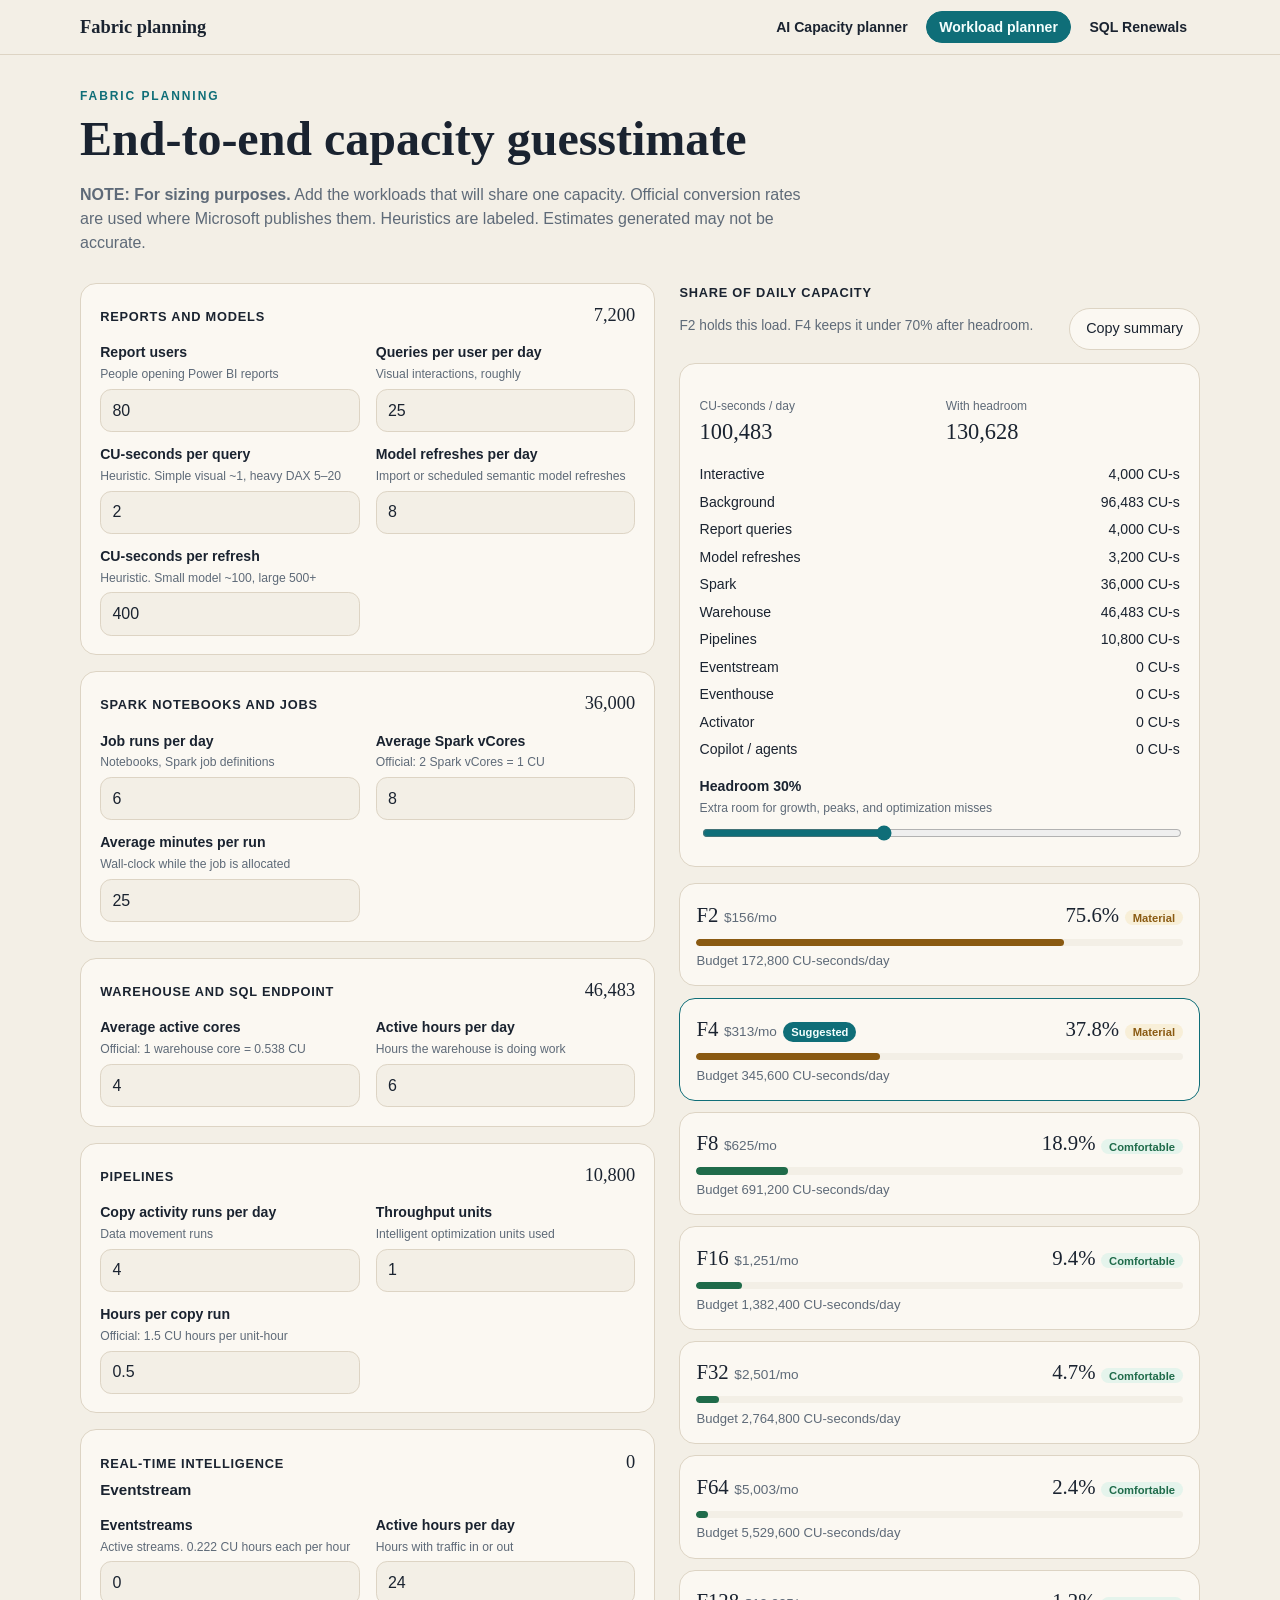
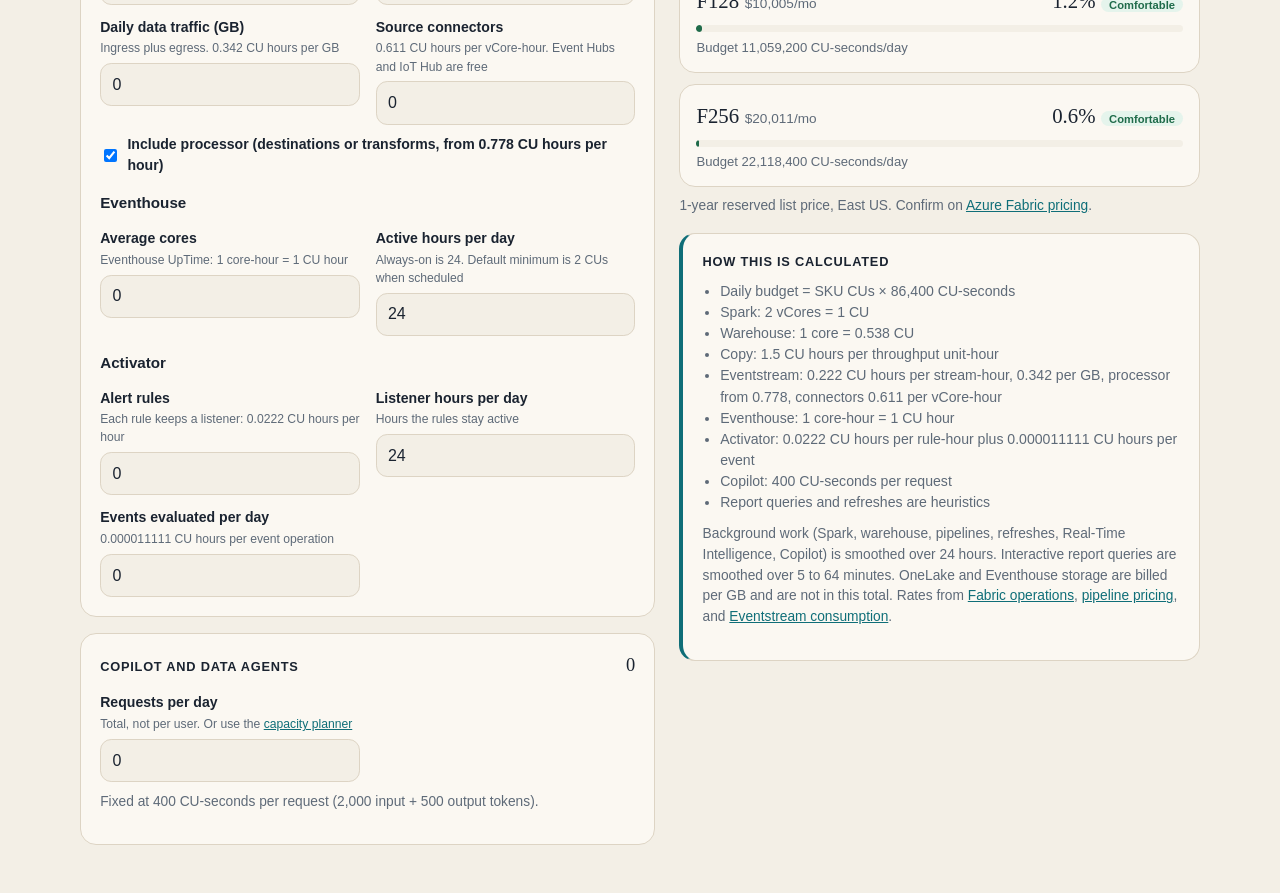
<file: docs/workloads.html>
<!DOCTYPE html>
<html lang="en">
<head>
  <meta charset="utf-8" />
  <meta name="viewport" content="width=device-width, initial-scale=1" />
  <title>Fabric workload capacity planner</title>
  <meta name="description" content="Guesstimate Fabric capacity units across reports, Spark, warehouse, pipelines, Real-Time Intelligence, and Copilot for migration planning." />
  <link rel="stylesheet" href="site.css" />
</head>
<body data-page="workloads">
  <script src="nav.js"></script>
  <main class="wrap">
    <p class="kicker">Fabric planning</p>
    <h1>End-to-end capacity guesstimate</h1>
    <p class="lede"><strong>NOTE: For sizing purposes.</strong> Add the workloads that will share one capacity. Official conversion rates are used where Microsoft publishes them. Heuristics are labeled. Estimates generated may not be accurate.</p>

    <div class="layout">
      <section class="stack">
        <div class="card">
          <div class="work-title">
            <h2>Reports and models</h2>
            <span class="work-cu" id="pbi-cu">0</span>
          </div>
          <div class="grid two">
            <div>
              <label for="pbi-users">Report users</label>
              <p class="hint">People opening Power BI reports</p>
              <input id="pbi-users" type="number" min="0" value="80" />
            </div>
            <div>
              <label for="pbi-queries">Queries per user per day</label>
              <p class="hint">Visual interactions, roughly</p>
              <input id="pbi-queries" type="number" min="0" value="25" />
            </div>
            <div>
              <label for="pbi-per">CU-seconds per query</label>
              <p class="hint">Heuristic. Simple visual ~1, heavy DAX 5–20</p>
              <input id="pbi-per" type="number" min="0" step="0.1" value="2" />
            </div>
            <div>
              <label for="refreshes">Model refreshes per day</label>
              <p class="hint">Import or scheduled semantic model refreshes</p>
              <input id="refreshes" type="number" min="0" value="8" />
            </div>
            <div>
              <label for="refresh-cu">CU-seconds per refresh</label>
              <p class="hint">Heuristic. Small model ~100, large 500+</p>
              <input id="refresh-cu" type="number" min="0" value="400" />
            </div>
          </div>
        </div>

        <div class="card">
          <div class="work-title">
            <h2>Spark notebooks and jobs</h2>
            <span class="work-cu" id="spark-cu">0</span>
          </div>
          <div class="grid two">
            <div>
              <label for="spark-jobs">Job runs per day</label>
              <p class="hint">Notebooks, Spark job definitions</p>
              <input id="spark-jobs" type="number" min="0" value="6" />
            </div>
            <div>
              <label for="spark-vcores">Average Spark vCores</label>
              <p class="hint">Official: 2 Spark vCores = 1 CU</p>
              <input id="spark-vcores" type="number" min="0" value="8" />
            </div>
            <div>
              <label for="spark-min">Average minutes per run</label>
              <p class="hint">Wall-clock while the job is allocated</p>
              <input id="spark-min" type="number" min="0" value="25" />
            </div>
          </div>
        </div>

        <div class="card">
          <div class="work-title">
            <h2>Warehouse and SQL endpoint</h2>
            <span class="work-cu" id="wh-cu">0</span>
          </div>
          <div class="grid two">
            <div>
              <label for="wh-cores">Average active cores</label>
              <p class="hint">Official: 1 warehouse core = 0.538 CU</p>
              <input id="wh-cores" type="number" min="0" step="0.1" value="4" />
            </div>
            <div>
              <label for="wh-hours">Active hours per day</label>
              <p class="hint">Hours the warehouse is doing work</p>
              <input id="wh-hours" type="number" min="0" step="0.5" value="6" />
            </div>
          </div>
        </div>

        <div class="card">
          <div class="work-title">
            <h2>Pipelines</h2>
            <span class="work-cu" id="pipe-cu">0</span>
          </div>
          <div class="grid two">
            <div>
              <label for="copy-runs">Copy activity runs per day</label>
              <p class="hint">Data movement runs</p>
              <input id="copy-runs" type="number" min="0" value="4" />
            </div>
            <div>
              <label for="copy-units">Throughput units</label>
              <p class="hint">Intelligent optimization units used</p>
              <input id="copy-units" type="number" min="0" value="1" />
            </div>
            <div>
              <label for="copy-hours">Hours per copy run</label>
              <p class="hint">Official: 1.5 CU hours per unit-hour</p>
              <input id="copy-hours" type="number" min="0" step="0.1" value="0.5" />
            </div>
          </div>
        </div>


        <div class="card">
          <div class="work-title">
            <h2>Real-Time Intelligence</h2>
            <span class="work-cu" id="rti-cu">0</span>
          </div>

          <h3 style="margin:0.2rem 0 0.5rem; font-size:0.95rem;">Eventstream</h3>
          <div class="grid two">
            <div>
              <label for="es-streams">Eventstreams</label>
              <p class="hint">Active streams. 0.222 CU hours each per hour</p>
              <input id="es-streams" type="number" min="0" value="0" />
            </div>
            <div>
              <label for="es-hours">Active hours per day</label>
              <p class="hint">Hours with traffic in or out</p>
              <input id="es-hours" type="number" min="0" step="0.5" value="24" />
            </div>
            <div>
              <label for="es-gb">Daily data traffic (GB)</label>
              <p class="hint">Ingress plus egress. 0.342 CU hours per GB</p>
              <input id="es-gb" type="number" min="0" step="0.1" value="0" />
            </div>
            <div>
              <label for="es-connectors">Source connectors</label>
              <p class="hint">0.611 CU hours per vCore-hour. Event Hubs and IoT Hub are free</p>
              <input id="es-connectors" type="number" min="0" value="0" />
            </div>
          </div>
          <label style="display:flex; align-items:center; gap:0.45rem; margin-top:0.6rem;">
            <input id="es-processor" type="checkbox" checked style="width:auto; height:auto;" />
            Include processor (destinations or transforms, from 0.778 CU hours per hour)
          </label>

          <h3 style="margin:1rem 0 0.5rem; font-size:0.95rem;">Eventhouse</h3>
          <div class="grid two">
            <div>
              <label for="eh-cores">Average cores</label>
              <p class="hint">Eventhouse UpTime: 1 core-hour = 1 CU hour</p>
              <input id="eh-cores" type="number" min="0" step="0.5" value="0" />
            </div>
            <div>
              <label for="eh-hours">Active hours per day</label>
              <p class="hint">Always-on is 24. Default minimum is 2 CUs when scheduled</p>
              <input id="eh-hours" type="number" min="0" step="0.5" value="24" />
            </div>
          </div>

          <h3 style="margin:1rem 0 0.5rem; font-size:0.95rem;">Activator</h3>
          <div class="grid two">
            <div>
              <label for="act-rules">Alert rules</label>
              <p class="hint">Each rule keeps a listener: 0.0222 CU hours per hour</p>
              <input id="act-rules" type="number" min="0" value="0" />
            </div>
            <div>
              <label for="act-hours">Listener hours per day</label>
              <p class="hint">Hours the rules stay active</p>
              <input id="act-hours" type="number" min="0" step="0.5" value="24" />
            </div>
            <div>
              <label for="act-events">Events evaluated per day</label>
              <p class="hint">0.000011111 CU hours per event operation</p>
              <input id="act-events" type="number" min="0" value="0" />
            </div>
          </div>
        </div>

        <div class="card">
          <div class="work-title">
            <h2>Copilot and Data Agents</h2>
            <span class="work-cu" id="ai-cu">0</span>
          </div>
          <div class="grid two">
            <div>
              <label for="ai-requests">Requests per day</label>
              <p class="hint">Total, not per user. Or use the <a href="./">capacity planner</a></p>
              <input id="ai-requests" type="number" min="0" value="0" />
            </div>
          </div>
          <p class="note" style="margin-top:0.6rem">Fixed at 400 CU-seconds per request (2,000 input + 500 output tokens).</p>
        </div>
      </section>

      <section>
        <div class="toolbar">
          <div>
            <h2>Share of daily capacity</h2>
            <p class="note" id="fit-line"></p>
          </div>
          <button type="button" class="btn" id="copy">Copy summary</button>
        </div>

        <div class="card">
          <dl class="stats">
            <div><dt>CU-seconds / day</dt><dd id="daily">0</dd></div>
            <div><dt>With headroom</dt><dd id="sized">0</dd></div>
          </dl>
          <div class="split" id="split"></div>
          <label for="headroom">Headroom <span id="head-label">30%</span></label>
          <p class="hint">Extra room for growth, peaks, and optimization misses</p>
          <input id="headroom" type="range" min="0" max="80" step="5" value="30" />
        </div>

        <ol id="skus" style="margin-top:1rem"></ol>
        <p class="note price-note">1-year reserved list price, East US. Confirm on <a href="https://azure.microsoft.com/en-us/pricing/details/microsoft-fabric/" target="_blank">Azure Fabric pricing</a>.</p>

        <div class="card accent-card" style="margin-top:1rem">
          <h2>How this is calculated</h2>
          <ul class="assume">
            <li>Daily budget = SKU CUs × 86,400 CU-seconds</li>
            <li>Spark: 2 vCores = 1 CU</li>
            <li>Warehouse: 1 core = 0.538 CU</li>
            <li>Copy: 1.5 CU hours per throughput unit-hour</li>
            <li>Eventstream: 0.222 CU hours per stream-hour, 0.342 per GB, processor from 0.778, connectors 0.611 per vCore-hour</li>
            <li>Eventhouse: 1 core-hour = 1 CU hour</li>
            <li>Activator: 0.0222 CU hours per rule-hour plus 0.000011111 CU hours per event</li>
            <li>Copilot: 400 CU-seconds per request</li>
            <li>Report queries and refreshes are heuristics</li>
          </ul>
          <p class="note" style="margin-top:0.7rem">Background work (Spark, warehouse, pipelines, refreshes, Real-Time Intelligence, Copilot) is smoothed over 24 hours. Interactive report queries are smoothed over 5 to 64 minutes. OneLake and Eventhouse storage are billed per GB and are not in this total. Rates from <a href="https://learn.microsoft.com/en-us/fabric/enterprise/fabric-operations" target="_blank">Fabric operations</a>, <a href="https://learn.microsoft.com/en-us/fabric/data-factory/pricing-pipelines" target="_blank">pipeline pricing</a>, and <a href="https://learn.microsoft.com/en-us/fabric/real-time-intelligence/event-streams/monitor-capacity-consumption" target="_blank">Eventstream consumption</a>.</p>
        </div>
      </section>
    </div>
  </main>
  <script>
    const DAY = 86400;
    const SKUS = [
      ["F2", 2], ["F4", 4], ["F8", 8], ["F16", 16],
      ["F32", 32], ["F64", 64], ["F128", 128], ["F256", 256]
    ];
    const BAND = { room: "Comfortable", busy: "Material", tight: "Near full", over: "Over capacity" };

    const ids = [
      "pbi-users", "pbi-queries", "pbi-per", "refreshes", "refresh-cu",
      "spark-jobs", "spark-vcores", "spark-min",
      "wh-cores", "wh-hours",
      "copy-runs", "copy-units", "copy-hours",
      "es-streams", "es-hours", "es-gb", "es-connectors",
      "eh-cores", "eh-hours",
      "act-rules", "act-hours", "act-events",
      "ai-requests", "headroom"
    ];
    const el = {};
    ids.forEach(function (id) { el[id] = document.getElementById(id); });

    function num(id) {
      const n = Number(el[id].value);
      return Number.isFinite(n) && n > 0 ? n : 0;
    }
    function fmt(n) { return Math.round(n).toLocaleString("en-US"); }
    function pctText(pct) {
      if (pct > 0 && pct < 0.1) return "<0.1%";
      if (pct > 100 && pct < 1000) return pct.toFixed(1) + "%";
      if (pct >= 1000) return Math.round(pct).toLocaleString("en-US") + "%";
      return pct.toFixed(1) + "%";
    }
    function band(pct) {
      if (pct > 100) return "over";
      if (pct > 80) return "tight";
      if (pct > 30) return "busy";
      return "room";
    }

    function calc() {
      const pbiInteractive = num("pbi-users") * num("pbi-queries") * num("pbi-per");
      const pbiRefresh = num("refreshes") * num("refresh-cu");
      const spark = num("spark-jobs") * (num("spark-vcores") / 2) * num("spark-min") * 60;
      const warehouse = num("wh-cores") * 0.538 * num("wh-hours") * 3600;
      const pipelines = num("copy-runs") * num("copy-units") * num("copy-hours") * 1.5 * 3600;
      const esBase = num("es-streams") * num("es-hours") * 0.222 * 3600;
      const esTraffic = num("es-gb") * 0.342 * 3600;
      const esProcessor = (document.getElementById("es-processor").checked ? num("es-streams") * num("es-hours") * 0.778 * 3600 : 0);
      const esConnectors = num("es-connectors") * num("es-hours") * 0.611 * 3600;
      const eventstream = esBase + esTraffic + esProcessor + esConnectors;
      const eventhouse = num("eh-cores") * num("eh-hours") * 3600;
      const activator = num("act-rules") * num("act-hours") * 0.0222 * 3600 + num("act-events") * 0.000011111 * 3600;
      const ai = num("ai-requests") * 400;
      const parts = [
        { name: "Report queries", value: pbiInteractive, kind: "Interactive" },
        { name: "Model refreshes", value: pbiRefresh, kind: "Background" },
        { name: "Spark", value: spark, kind: "Background" },
        { name: "Warehouse", value: warehouse, kind: "Background" },
        { name: "Pipelines", value: pipelines, kind: "Background" },
        { name: "Eventstream", value: eventstream, kind: "Background" },
        { name: "Eventhouse", value: eventhouse, kind: "Background" },
        { name: "Activator", value: activator, kind: "Background" },
        { name: "Copilot / agents", value: ai, kind: "Background" }
      ];
      const daily = parts.reduce(function (sum, p) { return sum + p.value; }, 0);
      const head = num("headroom") / 100;
      const sized = daily * (1 + head);
      const interactive = pbiInteractive;
      const background = daily - interactive;
      return { parts: parts, daily: daily, sized: sized, interactive: interactive, background: background, head: head };
    }

    function render() {
      const c = calc();
      document.getElementById("pbi-cu").textContent = fmt(c.parts[0].value + c.parts[1].value);
      document.getElementById("spark-cu").textContent = fmt(c.parts[2].value);
      document.getElementById("wh-cu").textContent = fmt(c.parts[3].value);
      document.getElementById("pipe-cu").textContent = fmt(c.parts[4].value);
      document.getElementById("rti-cu").textContent = fmt(c.parts[5].value + c.parts[6].value + c.parts[7].value);
      document.getElementById("ai-cu").textContent = fmt(c.parts[8].value);
      document.getElementById("daily").textContent = fmt(c.daily);
      document.getElementById("sized").textContent = fmt(c.sized);
      document.getElementById("head-label").textContent = Math.round(c.head * 100) + "%";

      const split = document.getElementById("split");
      split.replaceChildren();
      [
        ["Interactive", c.interactive],
        ["Background", c.background]
      ].concat(c.parts.map(function (p) { return [p.name, p.value]; })).forEach(function (row) {
        const div = document.createElement("div");
        div.className = "split-row";
        div.innerHTML = "<span></span><span></span>";
        div.firstChild.textContent = row[0];
        div.lastChild.textContent = fmt(row[1]) + " CU-s";
        split.appendChild(div);
      });

      let smallest = null;
      let recommended = null;
      const rows = SKUS.map(function (sku) {
        const budget = sku[1] * DAY;
        const pct = (c.sized / budget) * 100;
        const fits = pct <= 100;
        if (fits && !smallest) smallest = sku[0];
        if (fits && !recommended && pct <= 70) recommended = sku[0];
        return { id: sku[0], cus: sku[1], budget: budget, pct: pct, fits: fits, band: band(pct), price: Math.round(sku[1] * 938 / 12) };
      });

      document.getElementById("fit-line").textContent = smallest
        ? (recommended && recommended !== smallest
            ? smallest + " holds this load. " + recommended + " keeps it under 70% after headroom."
            : smallest + " is the smallest SKU that holds this load after headroom.")
        : "Even F256 is over capacity after headroom.";

      const list = document.getElementById("skus");
      list.replaceChildren();
      rows.forEach(function (row) {
        const li = document.createElement("li");
        const marked = row.id === (recommended || smallest) && c.sized > 0;
        li.className = "sku" + (marked ? " fit" : "");
        li.innerHTML =
          '<div class="row"><div><span class="sku-name"></span><span class="price"></span>' +
          (marked ? '<span class="pill">Suggested</span>' : "") +
          '</div><div><span class="pct"></span><span class="band"></span></div></div>' +
          '<div class="track" role="meter"><div class="fill"></div></div>' +
          '<p class="meta"></p>';
        li.querySelector(".sku-name").textContent = row.id;
        li.querySelector(".price").textContent = "$" + fmt(row.price) + "/mo";
        li.querySelector(".pct").textContent = pctText(row.pct);
        const badge = li.querySelector(".band");
        badge.textContent = BAND[row.band];
        badge.classList.add(row.band);
        const fill = li.querySelector(".fill");
        fill.classList.add(row.band);
        fill.style.width = Math.max(0, Math.min(row.pct, 100)) + "%";
        li.querySelector(".track").setAttribute("aria-label", row.id + " uses " + pctText(row.pct) + " after headroom");
        li.querySelector(".meta").textContent = "Budget " + fmt(row.budget) + " CU-seconds/day";
        list.appendChild(li);
      });
    }

    ids.forEach(function (id) {
      el[id].addEventListener("input", render);
    });
    document.getElementById("es-processor").addEventListener("change", render);

    document.getElementById("copy").addEventListener("click", async function () {
      const c = calc();
      const lines = [
        "Fabric end-to-end capacity guesstimate",
        "Daily CU-seconds: " + fmt(c.daily),
        "Headroom: " + Math.round(c.head * 100) + "%",
        "Sized CU-seconds: " + fmt(c.sized),
        "",
        "By workload:"
      ];
      c.parts.forEach(function (p) {
        lines.push(p.name + " (" + p.kind + "): " + fmt(p.value));
      });
      lines.push("");
      lines.push("Share of each SKU after headroom:");
      let smallest = null;
      SKUS.forEach(function (sku) {
        const pct = (c.sized / (sku[1] * DAY)) * 100;
        if (pct <= 100 && !smallest) smallest = sku[0];
        lines.push(sku[0] + "  " + pctText(pct) + "  " + (pct <= 100 ? "fits" : "over") + "  $" + fmt(Math.round(sku[1] * 938 / 12)) + "/mo reserved");
      });
      lines.push("");
      lines.push(smallest
        ? "Smallest SKU that fits after headroom: " + smallest
        : "Even F256 is over capacity after headroom.");
      lines.push("Spark, warehouse, copy, Eventstream, Eventhouse, and Activator rates are published. Report query and refresh rates are heuristics. OneLake and Eventhouse storage are separate.");
      lines.push("Prices are East US 1-year reserved list rates.");
      const text = lines.join("\n");
      try { await navigator.clipboard.writeText(text); }
      catch (err) {
        const area = document.createElement("textarea");
        area.value = text;
        document.body.appendChild(area);
        area.select();
        document.execCommand("copy");
        area.remove();
      }
      const btn = document.getElementById("copy");
      btn.textContent = "Copied";
      setTimeout(function () { btn.textContent = "Copy summary"; }, 1600);
    });

    render();
  </script>
  <!-- Cloudflare Web Analytics --><script type='module' src='https://static.cloudflareinsights.com/beacon.min.js' data-cf-beacon='{"token": "a39a55a293044466ad2233b0552613f7"}'></script><!-- End Cloudflare Web Analytics -->
</body>
</html>
</file>
<file: docs/site.css>
/* Shared styles for the Fabric planning site.
   Link this from every page: <link rel="stylesheet" href="site.css" /> */

:root {
  --paper: #f3efe6;
  --sheet: #fbf8f2;
  --ink: #1a2330;
  --muted: #5e6a78;
  --line: #ddd4c4;
  --accent: #0f6e78;
  --accent-ink: #f4fffe;
  --ok: #1f6b4a;
  --ok-bg: #e5f4ec;
  --warn: #8a5a12;
  --warn-bg: #f8efd8;
  --hot: #9a3412;
  --hot-bg: #fde8d8;
  --over: #9b1c1c;
  --over-bg: #f8e4e2;
  --sans: "Segoe UI", "Liberation Sans", sans-serif;
  --serif: "Palatino Linotype", "Liberation Serif", Georgia, serif;
}

* { box-sizing: border-box; }
html, body { margin: 0; background: var(--paper); color: var(--ink); }
body { font-family: var(--sans); line-height: 1.5; }
button, [role="button"] { cursor: pointer; }
button, input { font: inherit; color: inherit; }
a { color: var(--accent); }

/* Navigation injected by nav.js */
.site-header {
  position: sticky;
  top: 0;
  z-index: 20;
  background: var(--paper);
  border-bottom: 1px solid var(--line);
}
.site-bar {
  max-width: 64rem;
  margin: 0 auto;
  padding: 0.7rem 1rem;
  display: flex;
  flex-wrap: wrap;
  align-items: center;
  gap: 0.45rem 0.85rem;
}
.site-brand {
  margin-right: auto;
  font-family: var(--serif);
  font-size: 1.15rem;
  font-weight: 600;
  color: var(--ink);
  text-decoration: none;
  line-height: 1.2;
}
.site-nav { display: flex; flex-wrap: wrap; gap: 0.35rem; }
.site-nav a {
  text-decoration: none;
  color: var(--ink);
  font-size: 0.88rem;
  font-weight: 650;
  line-height: 1.2;
  padding: 0.4rem 0.75rem;
  border-radius: 999px;
  border: 1px solid transparent;
}
.site-nav a:hover { background: var(--sheet); border-color: var(--line); }
.site-nav a[aria-current="page"] {
  background: var(--accent);
  color: var(--accent-ink);
  border-color: var(--accent);
}
.site-nav a[aria-current="page"]:hover { background: var(--accent); }

/* Page frame */
.wrap { max-width: 64rem; margin: 0 auto; padding: 2rem 1rem 3rem; }
.kicker {
  margin: 0;
  font-size: 0.75rem;
  font-weight: 650;
  letter-spacing: 0.16em;
  text-transform: uppercase;
  color: var(--accent);
}
h1 {
  margin: 0.4rem 0 0;
  font-family: var(--serif);
  font-size: clamp(2rem, 5vw, 3rem);
  font-weight: 600;
  line-height: 1.15;
}
.lede { max-width: 40rem; color: var(--muted); }
.layout { display: grid; gap: 1.5rem; margin-top: 1.75rem; }
@media (min-width: 960px) {
  .layout { grid-template-columns: 5fr 7fr; align-items: start; }
}

.card { background: var(--sheet); border: 1px solid var(--line); border-radius: 1rem; padding: 1.15rem 1.2rem; }
.accent-card { border-left: 4px solid var(--accent); }
.stack { display: grid; gap: 1rem; }

h2 { margin: 0; font-size: 0.8rem; letter-spacing: 0.06em; text-transform: uppercase; }
label { display: block; font-size: 0.92rem; font-weight: 600; margin-top: 0.9rem; }
.hint { margin: 0.1rem 0 0.4rem; color: var(--muted); font-size: 0.78rem; }
.note { color: var(--muted); font-size: 0.88rem; }
ul.assume { margin: 0.6rem 0 0; padding-left: 1.1rem; color: var(--muted); font-size: 0.9rem; }
.foot { margin-top: 1.1rem; }

.stepper { display: flex; gap: 0.5rem; }
.stepper button, .stepper input {
  height: 3rem;
  border: 1px solid var(--line);
  background: var(--paper);
  border-radius: 0.75rem;
}
.stepper button { width: 3rem; }
.stepper input {
  flex: 1;
  min-width: 0;
  padding: 0 0.75rem;
  font-size: 1.1rem;
  font-variant-numeric: tabular-nums;
}
.stepper input:focus { outline: 2px solid var(--accent); border-color: var(--accent); }

input[type="number"] {
  width: 100%;
  height: 2.7rem;
  border: 1px solid var(--line);
  background: var(--paper);
  border-radius: 0.7rem;
  padding: 0 0.7rem;
  font-variant-numeric: tabular-nums;
}
input[type="number"]:focus { outline: 2px solid var(--accent); border-color: var(--accent); }
input[type="range"] { width: 100%; accent-color: var(--accent); }

.grid { display: grid; gap: 0.75rem 1rem; margin-top: 0.8rem; }
@media (min-width: 640px) {
  .grid.two { grid-template-columns: 1fr 1fr; }
}

.stats {
  display: grid;
  grid-template-columns: 1fr 1fr;
  gap: 0.75rem;
  margin-top: 1rem;
  padding-top: 0.9rem;
  border-top: 1px solid var(--line);
}
.stats dt { color: var(--muted); font-size: 0.75rem; }
.stats dd { margin: 0; font-family: var(--serif); font-size: 1.5rem; font-variant-numeric: tabular-nums; }

.toolbar {
  display: flex;
  flex-wrap: wrap;
  justify-content: space-between;
  gap: 0.75rem;
  align-items: flex-end;
  margin-bottom: 0.8rem;
}
.actions { display: flex; gap: 0.5rem; flex-wrap: wrap; }
.btn {
  display: inline-flex;
  align-items: center;
  height: 2.75rem;
  padding: 0 1rem;
  border-radius: 999px;
  border: 1px solid var(--line);
  background: var(--sheet);
  text-decoration: none;
  color: var(--ink);
  font-size: 0.9rem;
}
.btn.primary { background: var(--accent); color: var(--accent-ink); border-color: var(--accent); }

ol { list-style: none; margin: 0; padding: 0; display: grid; gap: 0.7rem; }
li.sku { background: var(--sheet); border: 1px solid var(--line); border-radius: 1rem; padding: 1rem 1.1rem; }
li.sku.fit { border-color: var(--accent); }
.row { display: flex; flex-wrap: wrap; justify-content: space-between; gap: 0.4rem; align-items: baseline; }
.sku-name { font-family: var(--serif); font-size: 1.45rem; }
.price { color: var(--muted); font-size: 0.88rem; margin-left: 0.4rem; font-variant-numeric: tabular-nums; }
.pill {
  display: inline-block;
  border-radius: 999px;
  padding: 0.1rem 0.5rem;
  font-size: 0.72rem;
  font-weight: 650;
  margin-left: 0.45rem;
}
.pill.fit { background: var(--accent); color: var(--accent-ink); }
.pct { font-family: var(--serif); font-size: 1.45rem; font-variant-numeric: tabular-nums; }
.band { border-radius: 999px; padding: 0.1rem 0.5rem; font-size: 0.72rem; font-weight: 650; margin-left: 0.4rem; }
.room { background: var(--ok-bg); color: var(--ok); }
.busy { background: var(--warn-bg); color: var(--warn); }
.tight { background: var(--hot-bg); color: var(--hot); }
.over { background: var(--over-bg); color: var(--over); }
.track { margin-top: 0.65rem; height: 0.5rem; background: var(--paper); border-radius: 999px; overflow: hidden; }
.fill { height: 100%; border-radius: 999px; width: 0; }
.fill.room { background: var(--ok); }
.fill.busy { background: var(--warn); }
.fill.tight { background: var(--hot); }
.fill.over { background: var(--over); }
.meta { margin: 0.45rem 0 0; color: var(--muted); font-size: 0.85rem; font-variant-numeric: tabular-nums; }
.price-note { margin: 0.55rem 0 0; }

.split { display: grid; gap: 0.4rem; margin: 0.8rem 0 1rem; }
.split-row { display: flex; justify-content: space-between; gap: 0.5rem; font-size: 0.88rem; }
.split-row span:last-child { font-variant-numeric: tabular-nums; }
.work-title { display: flex; justify-content: space-between; gap: 0.5rem; align-items: baseline; }
.work-cu { font-family: var(--serif); font-size: 1.15rem; font-variant-numeric: tabular-nums; }

@media (prefers-reduced-motion: no-preference) {
  .fill { transition: width 200ms ease; }
}

/* Workload planner: wider frame, tighter form rhythm */
[data-page="workloads"] .wrap { max-width: 72rem; }
[data-page="workloads"] .lede { max-width: 46rem; }
@media (min-width: 980px) {
  [data-page="workloads"] .layout { grid-template-columns: 1.05fr 0.95fr; }
}
[data-page="workloads"] label { font-size: 0.88rem; margin-top: 0; }
[data-page="workloads"] .hint { margin: 0.1rem 0 0.35rem; font-size: 0.76rem; }
[data-page="workloads"] .note { font-size: 0.86rem; }
[data-page="workloads"] ul.assume { font-size: 0.88rem; }
[data-page="workloads"] .stats { margin-top: 0.9rem; padding-top: 0; border-top: 0; }
[data-page="workloads"] .stats dd { font-size: 1.4rem; }
[data-page="workloads"] .btn { height: 2.6rem; }
[data-page="workloads"] li.sku { padding: 0.9rem 1rem; }
[data-page="workloads"] .sku-name { font-size: 1.3rem; }
[data-page="workloads"] .price { font-size: 0.85rem; margin-left: 0.35rem; }
[data-page="workloads"] .pill { background: var(--accent); color: var(--accent-ink); font-size: 0.7rem; margin-left: 0.4rem; }
[data-page="workloads"] .pct { font-size: 1.3rem; }
[data-page="workloads"] .band { font-size: 0.7rem; margin-left: 0.35rem; }
[data-page="workloads"] .track { margin-top: 0.55rem; height: 0.45rem; }
[data-page="workloads"] .meta { margin-top: 0.35rem; font-size: 0.82rem; }
[data-page="workloads"] .site-bar { max-width: 72rem; }
</file>
